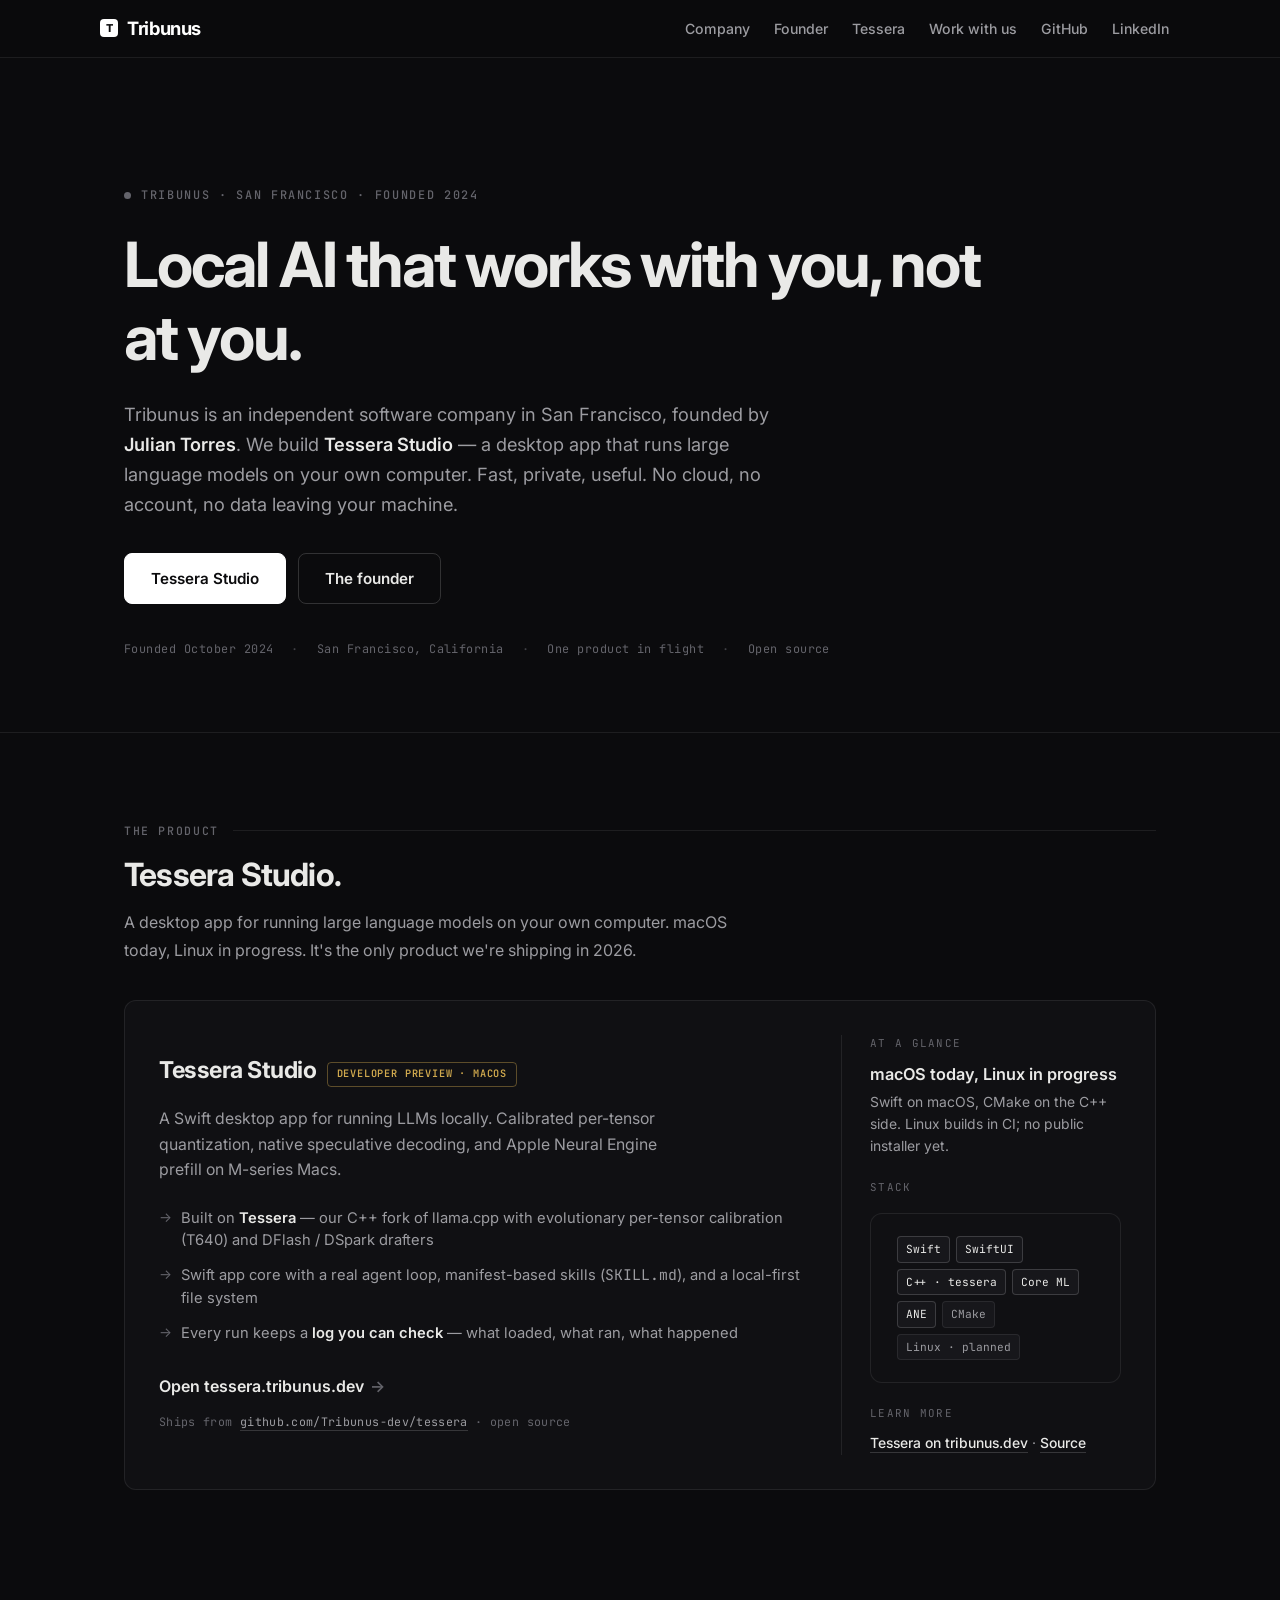
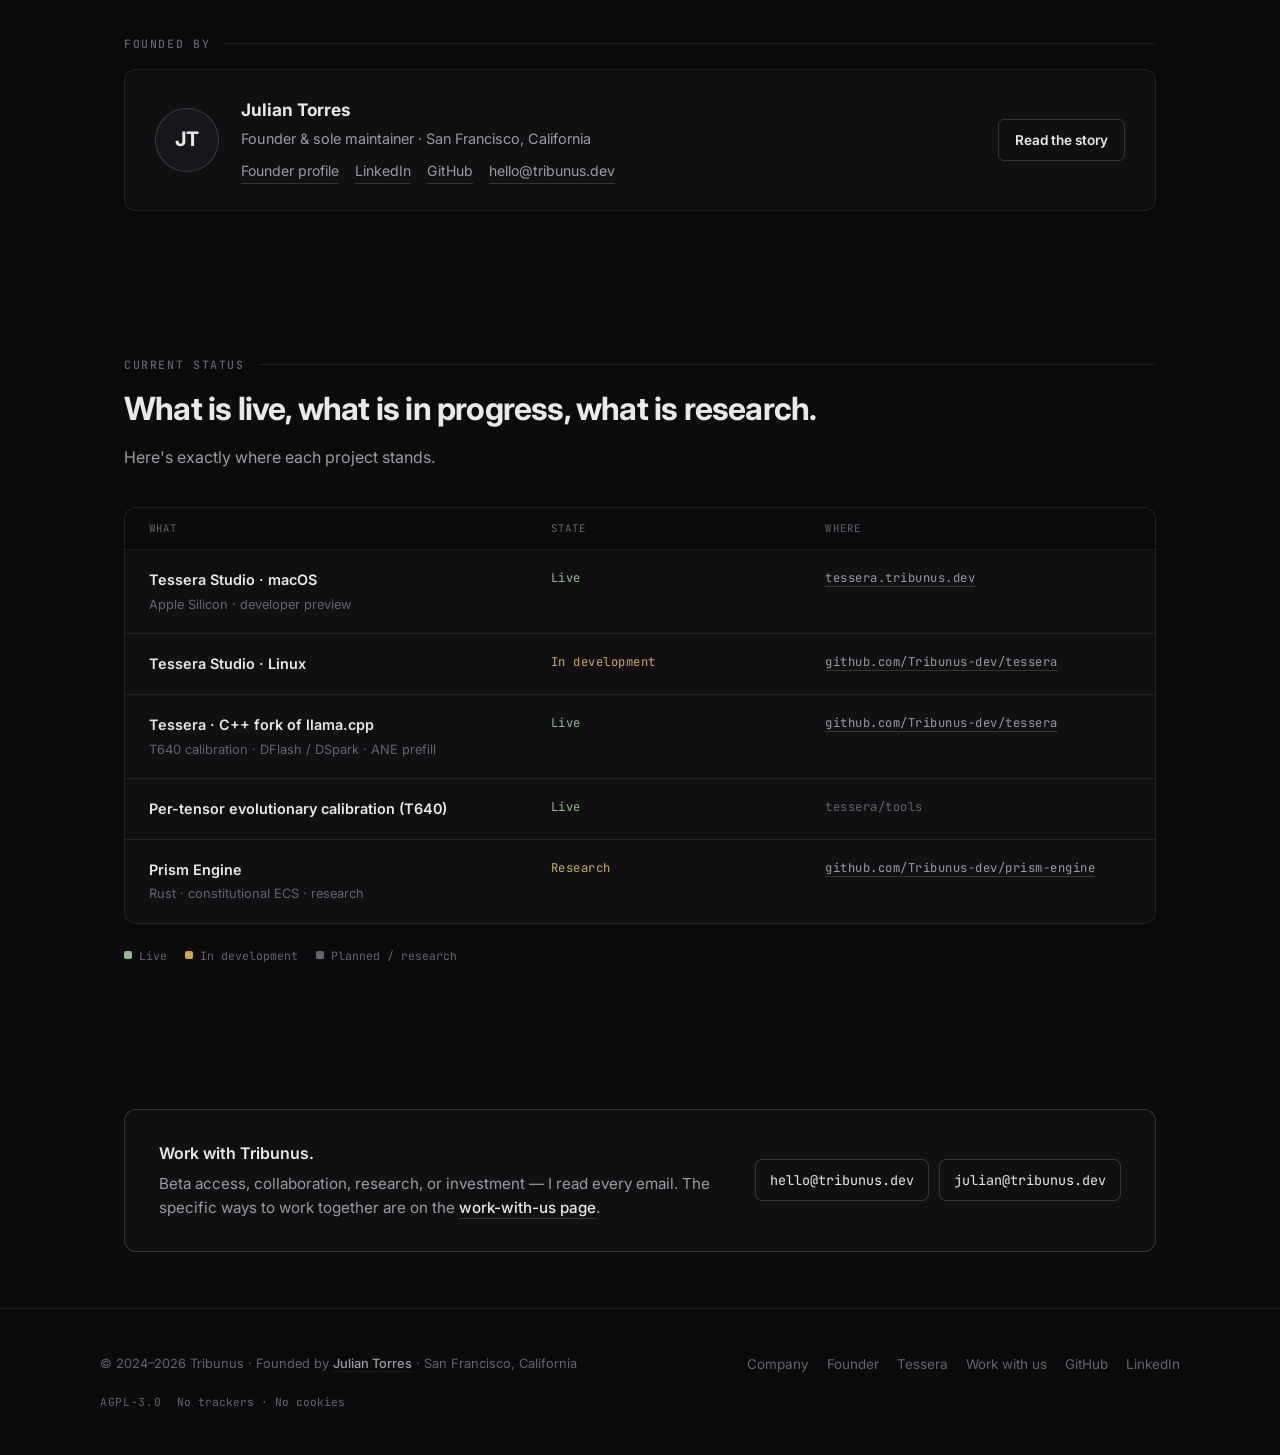
<file: index.html>
<!DOCTYPE html>
<html lang="en">
<head>
<meta charset="utf-8">
<meta name="viewport" content="width=device-width, initial-scale=1">
<title>Tribunus — AI that works with you, not at you</title>
<meta name="description" content="Tribunus is an independent software company in San Francisco, founded by Julian Torres. We build Tessera Studio — a desktop app that runs large language models on your own computer. Fast, private, useful.">
<meta name="theme-color" content="#0b0b0d">
<meta property="og:title" content="Tribunus — AI that works with you, not at you">
<meta property="og:description" content="Independent software company in San Francisco, founded by Julian Torres. Shipping Tessera Studio — a desktop app that runs large language models on your own computer.">
<meta property="og:type" content="website">
<meta property="og:url" content="https://tribunus.dev">
<meta name="twitter:card" content="summary_large_image">
<link rel="canonical" href="https://tribunus.dev">
<link rel="icon" type="image/svg+xml" href="data:image/svg+xml,%3Csvg xmlns='http://www.w3.org/2000/svg' viewBox='0 0 32 32'%3E%3Crect width='32' height='32' rx='6' fill='%230b0b0d'/%3E%3Cpath d='M9 8h14v4h-5v12h-4V12H9z' fill='%23ffffff'/%3E%3C/svg%3E">
<link rel="preconnect" href="https://fonts.googleapis.com">
<link rel="preconnect" href="https://fonts.gstatic.com" crossorigin>
<link href="https://fonts.googleapis.com/css2?family=Inter:wght@400;500;600;700;800&family=JetBrains+Mono:wght@400;500;600&display=swap" rel="stylesheet">
<link rel="stylesheet" href="/assets/site.css">
</head>
<body>

<nav>
  <a href="//tribunus.dev" class="nav-brand"><span class="mark">T</span>Tribunus</a>
  <ul class="nav-links">
    <li><a href="//tribunus.dev/company">Company</a></li>
    <li><a href="//tribunus.dev/founder">Founder</a></li>
    <li><a href="//tribunus.dev/tessera">Tessera</a></li>
    <li><a href="//tribunus.dev/looking-for">Work with us</a></li>
    <li><a href="https://github.com/Tribunus-dev">GitHub</a></li>
    <li><a href="https://www.linkedin.com/in/juliantorr-es">LinkedIn</a></li>
  </ul>
</nav>

<!-- ═══ hero ═══ -->
<header class="hero">
  <div class="wrap">
    <div class="eyebrow"><span class="dot"></span>Tribunus &middot; San Francisco &middot; founded 2024</div>
    <h1>Local AI that works with you, not at you.</h1>
    <p class="lede">Tribunus is an independent software company in San Francisco, founded by <strong>Julian Torres</strong>. We build <strong>Tessera Studio</strong> — a desktop app that runs large language models on your own computer. Fast, private, useful. No cloud, no account, no data leaving your machine.</p>
    <div class="btns">
      <a href="//tribunus.dev/tessera" class="btn btn-primary">Tessera Studio</a>
      <a href="//tribunus.dev/founder" class="btn btn-ghost">The founder</a>
    </div>
    <div class="meta-line">
      <span>Founded October 2024</span><span class="sep">·</span>
      <span>San Francisco, California</span><span class="sep">·</span>
      <span>One product in flight</span><span class="sep">·</span>
      <span>Open source</span>
    </div>
  </div>
</header>

<!-- ═══ the product ═══ -->
<section id="product">
  <div class="wrap">
    <div class="sec-head">The product</div>
    <h2 class="sec-title">Tessera Studio.</h2>
    <p class="sec-sub">A desktop app for running large language models on your own computer. macOS today, Linux in progress. It's the only product we're shipping in 2026.</p>

    <div class="product-card">
      <div class="left">
        <div class="badge-row">
          <h3 class="name">Tessera Studio</h3>
          <span class="badge dev">developer preview · macOS</span>
        </div>
        <p class="tagline">A Swift desktop app for running LLMs locally. Calibrated per-tensor quantization, native speculative decoding, and Apple Neural Engine prefill on M-series Macs.</p>
        <ul>
          <li>Built on <strong>Tessera</strong> — our C++ fork of llama.cpp with evolutionary per-tensor calibration (T640) and DFlash / DSpark drafters</li>
          <li>Swift app core with a real agent loop, manifest-based skills (<span class="mono">SKILL.md</span>), and a local-first file system</li>
          <li>Every run keeps a <strong>log you can check</strong> — what loaded, what ran, what happened</li>
        </ul>
        <a href="https://tessera.tribunus.dev" target="_blank" rel="noopener noreferrer" class="link-arrow">Open tessera.tribunus.dev</a>
        <div class="meta">Ships from <a href="https://github.com/Tribunus-dev/tessera" target="_blank" rel="noopener noreferrer">github.com/Tribunus-dev/tessera</a> · open source</div>
      </div>
      <div class="right">
        <div class="label">At a glance</div>
        <div class="big">macOS today, Linux in progress</div>
        <div class="small">Swift on macOS, CMake on the C++ side. Linux builds in CI; no public installer yet.</div>
        <div class="label" style="margin-top:22px">Stack</div>
        <div class="stack">
          <span class="live">Swift</span>
          <span class="live">SwiftUI</span>
          <span class="live">C++ · tessera</span>
          <span class="live">Core ML</span>
          <span class="live">ANE</span>
          <span>CMake</span>
          <span>Linux · planned</span>
        </div>
        <div class="label" style="margin-top:22px">Learn more</div>
        <div class="small"><a href="//tribunus.dev/tessera" class="link">Tessera on tribunus.dev</a> · <a href="https://github.com/Tribunus-dev/tessera" target="_blank" rel="noopener noreferrer" class="link">Source</a></div>
      </div>
    </div>
  </div>
</section>

<!-- ═══ founder ═══ -->
<section class="tight">
  <div class="wrap">
    <div class="sec-head">Founded by</div>
    <div class="founder-strip">
      <div class="avatar">JT</div>
      <div>
        <div class="name">Julian Torres</div>
        <div class="role">Founder &amp; sole maintainer · San Francisco, California</div>
        <div class="links">
          <a href="//tribunus.dev/founder">Founder profile</a>
          <a href="https://www.linkedin.com/in/juliantorr-es" target="_blank" rel="noopener noreferrer">LinkedIn</a>
          <a href="https://github.com/Tribunus-dev" target="_blank" rel="noopener noreferrer">GitHub</a>
          <a href="mailto:hello@tribunus.dev">hello@tribunus.dev</a>
        </div>
      </div>
      <div class="fs-cta">
        <a href="//tribunus.dev/founder" class="btn btn-ghost btn-sm">Read the story</a>
      </div>
    </div>
  </div>
</section>

<!-- ═══ current status ═══ -->
<section id="status">
  <div class="wrap">
    <div class="sec-head">Current status</div>
    <h2 class="sec-title">What is live, what is in progress, what is research.</h2>
    <p class="sec-sub">Here's exactly where each project stands.</p>

    <div class="status-table">
      <div class="status-row head">
        <div>What</div><div>State</div><div>Where</div>
      </div>
      <div class="status-row">
        <div class="what">Tessera Studio · macOS<span class="sub">Apple Silicon · developer preview</span></div>
        <div class="state live">Live</div>
        <div class="state"><a href="https://tessera.tribunus.dev" target="_blank" rel="noopener noreferrer">tessera.tribunus.dev</a></div>
      </div>
      <div class="status-row">
        <div class="what">Tessera Studio · Linux</div>
        <div class="state dev">In development</div>
        <div class="state"><a href="https://github.com/Tribunus-dev/tessera" target="_blank" rel="noopener noreferrer">github.com/Tribunus-dev/tessera</a></div>
      </div>
      <div class="status-row">
        <div class="what">Tessera · C++ fork of llama.cpp<span class="sub">T640 calibration · DFlash / DSpark · ANE prefill</span></div>
        <div class="state live">Live</div>
        <div class="state"><a href="https://github.com/Tribunus-dev/tessera" target="_blank" rel="noopener noreferrer">github.com/Tribunus-dev/tessera</a></div>
      </div>
      <div class="status-row">
        <div class="what">Per-tensor evolutionary calibration (T640)</div>
        <div class="state live">Live</div>
        <div class="state"><span class="mono">tessera/tools</span></div>
      </div>
      <div class="status-row">
        <div class="what">Prism Engine<span class="sub">Rust · constitutional ECS · research</span></div>
        <div class="state dev">Research</div>
        <div class="state"><a href="https://github.com/Tribunus-dev/prism-engine" target="_blank" rel="noopener noreferrer">github.com/Tribunus-dev/prism-engine</a></div>
      </div>
    </div>

    <div class="legend">
      <span><i class="live"></i>Live</span>
      <span><i class="dev"></i>In development</span>
      <span><i class="plan"></i>Planned / research</span>
    </div>
  </div>
</section>

<!-- ═══ contact ═══ -->
<section class="tight" id="contact">
  <div class="wrap">
    <div class="contact-strip">
      <div class="text">
        <strong>Work with Tribunus.</strong>
        <p>Beta access, collaboration, research, or investment — I read every email. The specific ways to work together are on the <a href="//tribunus.dev/looking-for" class="link">work-with-us page</a>.</p>
      </div>
      <div class="emails">
        <a href="mailto:hello@tribunus.dev">hello@tribunus.dev</a>
        <a href="mailto:julian@tribunus.dev">julian@tribunus.dev</a>
      </div>
    </div>
  </div>
</section>

<!-- ═══ footer ═══ -->
<footer>
  <div class="left">
    &copy; 2024&ndash;2026 Tribunus &middot; Founded by <a href="//tribunus.dev/founder">Julian Torres</a> &middot; San Francisco, California
  </div>
  <div class="mid">
    <a href="//tribunus.dev/company">Company</a>
    <a href="//tribunus.dev/founder">Founder</a>
    <a href="//tribunus.dev/tessera">Tessera</a>
    <a href="//tribunus.dev/looking-for">Work with us</a>
    <a href="https://github.com/Tribunus-dev" target="_blank" rel="noopener noreferrer">GitHub</a>
    <a href="https://www.linkedin.com/in/juliantorr-es" target="_blank" rel="noopener noreferrer">LinkedIn</a>
  </div>
  <div class="right">
    <span class="license">AGPL-3.0</span>
    <span class="privacy">No trackers · No cookies</span>
  </div>
</footer>

</body>
</html>
</file>
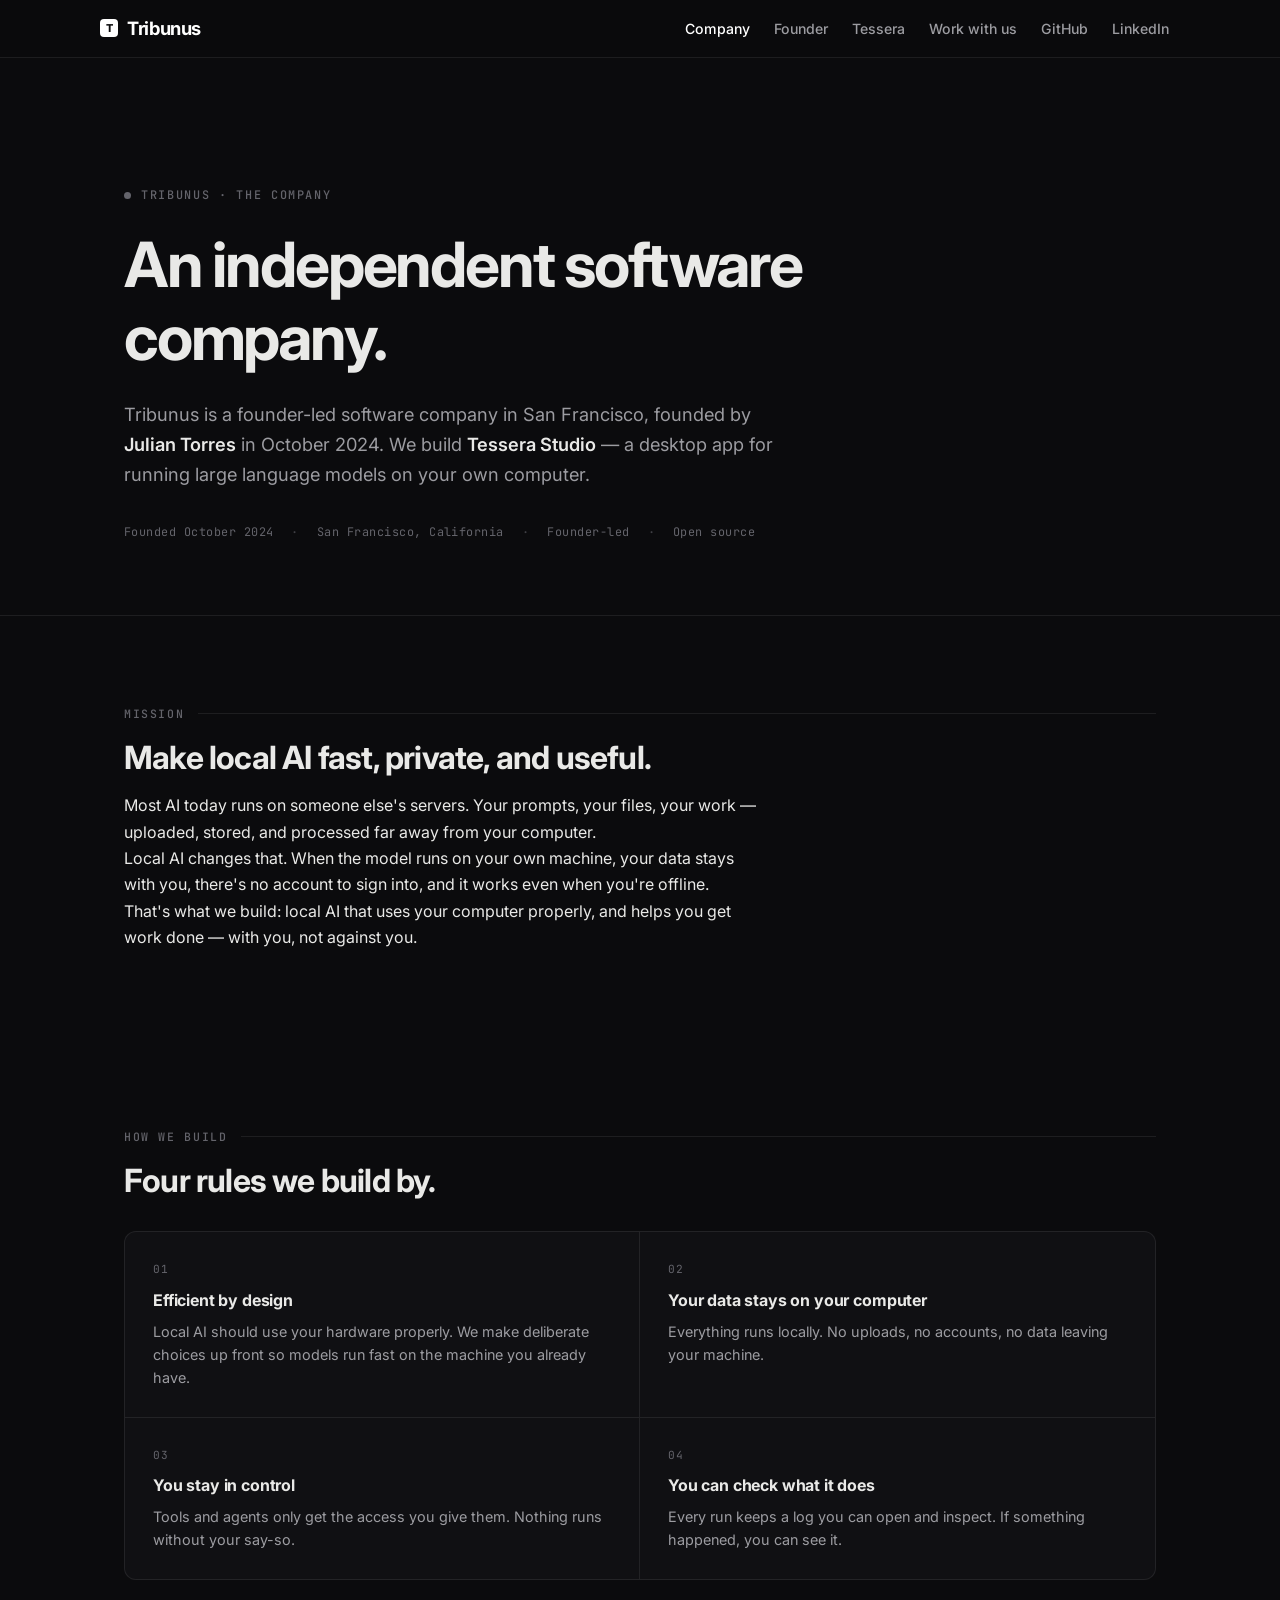
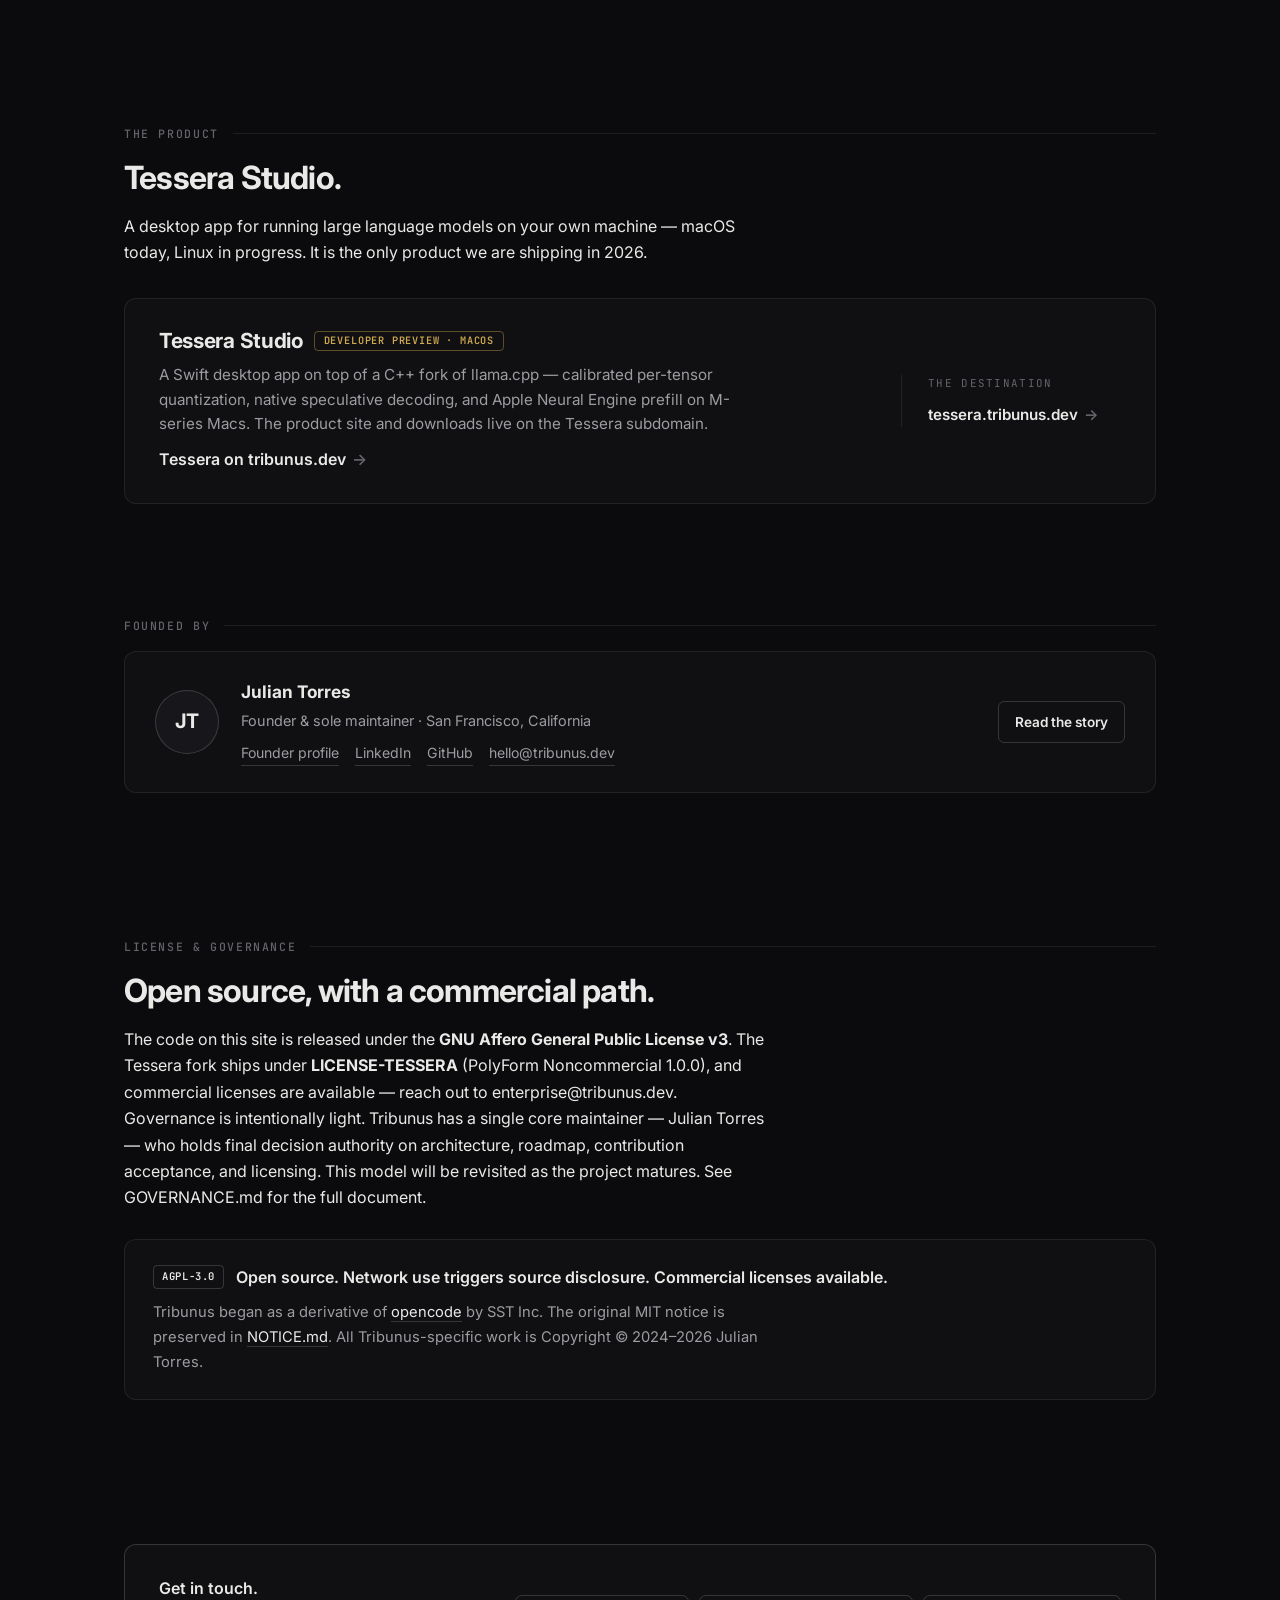
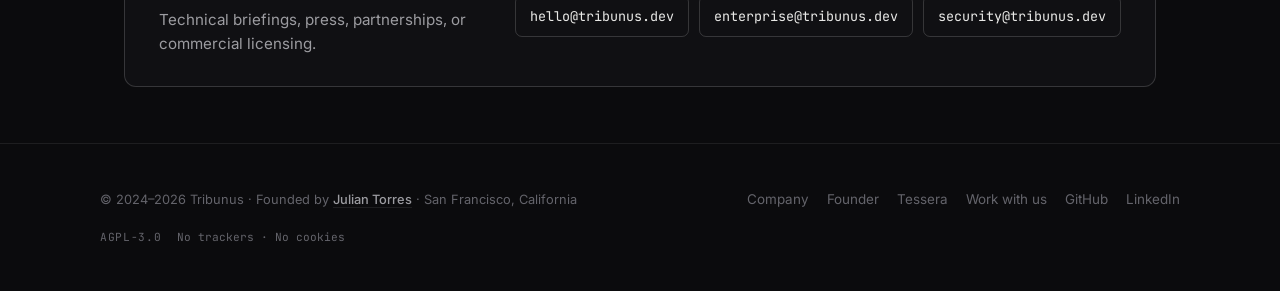
<file: company.html>
<!DOCTYPE html>
<html lang="en">
<head>
<meta charset="utf-8">
<meta name="viewport" content="width=device-width, initial-scale=1">
<title>Tribunus — The company</title>
<meta name="description" content="Tribunus is an independent, founder-led software company in San Francisco, founded by Julian Torres in October 2024. We build Tessera Studio — a desktop app that runs large language models on your own computer.">
<meta name="theme-color" content="#0b0b0d">
<meta property="og:title" content="Tribunus — The company">
<meta property="og:description" content="Independent, founder-led software company in San Francisco, founded by Julian Torres. Shipping Tessera Studio — a desktop app that runs large language models on your own computer.">
<meta property="og:type" content="website">
<meta property="og:url" content="https://tribunus.dev/company">
<meta name="twitter:card" content="summary_large_image">
<link rel="canonical" href="https://tribunus.dev/company">
<link rel="icon" type="image/svg+xml" href="data:image/svg+xml,%3Csvg xmlns='http://www.w3.org/2000/svg' viewBox='0 0 32 32'%3E%3Crect width='32' height='32' rx='6' fill='%230b0b0d'/%3E%3Cpath d='M9 8h14v4h-5v12h-4V12H9z' fill='%23ffffff'/%3E%3C/svg%3E">
<link rel="preconnect" href="https://fonts.googleapis.com">
<link rel="preconnect" href="https://fonts.gstatic.com" crossorigin>
<link href="https://fonts.googleapis.com/css2?family=Inter:wght@400;500;600;700;800&family=JetBrains+Mono:wght@400;500;600&display=swap" rel="stylesheet">
<link rel="stylesheet" href="/assets/site.css">
</head>
<body>

<nav>
  <a href="//tribunus.dev" class="nav-brand"><span class="mark">T</span>Tribunus</a>
  <ul class="nav-links">
    <li><a href="//tribunus.dev/company" class="active">Company</a></li>
    <li><a href="//tribunus.dev/founder">Founder</a></li>
    <li><a href="//tribunus.dev/tessera">Tessera</a></li>
    <li><a href="//tribunus.dev/looking-for">Work with us</a></li>
    <li><a href="https://github.com/Tribunus-dev">GitHub</a></li>
    <li><a href="https://www.linkedin.com/in/juliantorr-es">LinkedIn</a></li>
  </ul>
</nav>

<!-- ═══ hero ═══ -->
<header class="hero">
  <div class="wrap">
    <div class="eyebrow"><span class="dot"></span>Tribunus &middot; the company</div>
    <h1>An independent software company.</h1>
    <p class="lede">Tribunus is a founder-led software company in San Francisco, founded by <strong>Julian Torres</strong> in October 2024. We build <strong>Tessera Studio</strong> — a desktop app for running large language models on your own computer.</p>
    <div class="meta-line">
      <span>Founded October 2024</span><span class="sep">·</span>
      <span>San Francisco, California</span><span class="sep">·</span>
      <span>Founder-led</span><span class="sep">·</span>
      <span>Open source</span>
    </div>
  </div>
</header>

<!-- ═══ mission ═══ -->
<section>
  <div class="wrap">
    <div class="sec-head">Mission</div>
    <h2 class="sec-title">Make local AI fast, private, and useful.</h2>
    <div class="sec-body">
      <p>Most AI today runs on someone else's servers. Your prompts, your files, your work — uploaded, stored, and processed far away from your computer.</p>
      <p>Local AI changes that. When the model runs on your own machine, your data stays with you, there's no account to sign into, and it works even when you're offline.</p>
      <p>That's what we build: local AI that uses your computer properly, and helps you get work done — with you, not against you.</p>
    </div>
  </div>
</section>

<!-- ═══ how we build ═══ -->
<section>
  <div class="wrap">
    <div class="sec-head">How we build</div>
    <h2 class="sec-title">Four rules we build by.</h2>
    <div class="grid-2">
      <div class="cell">
        <div class="num">01</div>
        <h4>Efficient by design</h4>
        <p>Local AI should use your hardware properly. We make deliberate choices up front so models run fast on the machine you already have.</p>
      </div>
      <div class="cell">
        <div class="num">02</div>
        <h4>Your data stays on your computer</h4>
        <p>Everything runs locally. No uploads, no accounts, no data leaving your machine.</p>
      </div>
      <div class="cell">
        <div class="num">03</div>
        <h4>You stay in control</h4>
        <p>Tools and agents only get the access you give them. Nothing runs without your say-so.</p>
      </div>
      <div class="cell">
        <div class="num">04</div>
        <h4>You can check what it does</h4>
        <p>Every run keeps a log you can open and inspect. If something happened, you can see it.</p>
      </div>
    </div>
  </div>
</section>

<!-- ═══ the product ═══ -->
<section class="tight">
  <div class="wrap">
    <div class="sec-head">The product</div>
    <h2 class="sec-title">Tessera Studio.</h2>
    <p class="sec-body" style="margin-bottom:8px">A desktop app for running large language models on your own machine — macOS today, Linux in progress. It is the only product we are shipping in 2026.</p>

    <div class="shipping-card">
      <div>
        <h3>Tessera Studio <span class="badge dev">developer preview · macOS</span></h3>
        <p>A Swift desktop app on top of a C++ fork of llama.cpp — calibrated per-tensor quantization, native speculative decoding, and Apple Neural Engine prefill on M-series Macs. The product site and downloads live on the Tessera subdomain.</p>
        <a href="//tribunus.dev/tessera" class="link-arrow">Tessera on tribunus.dev</a>
      </div>
      <div class="right">
        <div class="label">The destination</div>
        <a href="https://tessera.tribunus.dev" target="_blank" rel="noopener noreferrer" class="link-arrow">tessera.tribunus.dev</a>
      </div>
    </div>
  </div>
</section>

<!-- ═══ founded by ═══ -->
<section class="tight">
  <div class="wrap">
    <div class="sec-head">Founded by</div>
    <div class="founder-strip">
      <div class="avatar">JT</div>
      <div>
        <div class="name">Julian Torres</div>
        <div class="role">Founder &amp; sole maintainer · San Francisco, California</div>
        <div class="links">
          <a href="//tribunus.dev/founder">Founder profile</a>
          <a href="https://www.linkedin.com/in/juliantorr-es" target="_blank" rel="noopener noreferrer">LinkedIn</a>
          <a href="https://github.com/Tribunus-dev" target="_blank" rel="noopener noreferrer">GitHub</a>
          <a href="mailto:hello@tribunus.dev">hello@tribunus.dev</a>
        </div>
      </div>
      <div class="fs-cta">
        <a href="//tribunus.dev/founder" class="btn btn-ghost btn-sm">Read the story</a>
      </div>
    </div>
  </div>
</section>

<!-- ═══ license ═══ -->
<section>
  <div class="wrap">
    <div class="sec-head">License &amp; governance</div>
    <h2 class="sec-title">Open source, with a commercial path.</h2>
    <div class="sec-body">
      <p>The code on this site is released under the <strong>GNU Affero General Public License v3</strong>. The Tessera fork ships under <strong>LICENSE-TESSERA</strong> (PolyForm Noncommercial 1.0.0), and commercial licenses are available — reach out to <a href="mailto:enterprise@tribunus.dev">enterprise@tribunus.dev</a>.</p>
      <p>Governance is intentionally light. Tribunus has a single core maintainer — Julian Torres — who holds final decision authority on architecture, roadmap, contribution acceptance, and licensing. This model will be revisited as the project matures. See <a href="https://github.com/Tribunus-dev/Tribunus/blob/main/GOVERNANCE.md" target="_blank" rel="noopener noreferrer">GOVERNANCE.md</a> for the full document.</p>
    </div>
    <div class="license-box">
      <div class="head">
        <span class="pill">AGPL-3.0</span>
        Open source. Network use triggers source disclosure. Commercial licenses available.
      </div>
      <p>Tribunus began as a derivative of <a href="https://github.com/sst/opencode" target="_blank" rel="noopener noreferrer">opencode</a> by SST Inc. The original MIT notice is preserved in <a href="https://github.com/Tribunus-dev/Tribunus/blob/main/NOTICE.md" target="_blank" rel="noopener noreferrer">NOTICE.md</a>. All Tribunus-specific work is Copyright &copy; 2024&ndash;2026 Julian Torres.</p>
    </div>
  </div>
</section>

<!-- ═══ contact ═══ -->
<section class="tight">
  <div class="wrap">
    <div class="contact-strip">
      <div class="text">
        <strong>Get in touch.</strong>
        <p>Technical briefings, press, partnerships, or commercial licensing.</p>
      </div>
      <div class="emails">
        <a href="mailto:hello@tribunus.dev">hello@tribunus.dev</a>
        <a href="mailto:enterprise@tribunus.dev">enterprise@tribunus.dev</a>
        <a href="mailto:security@tribunus.dev">security@tribunus.dev</a>
      </div>
    </div>
  </div>
</section>

<!-- ═══ footer ═══ -->
<footer>
  <div class="left">
    &copy; 2024&ndash;2026 Tribunus &middot; Founded by <a href="//tribunus.dev/founder">Julian Torres</a> &middot; San Francisco, California
  </div>
  <div class="mid">
    <a href="//tribunus.dev/company">Company</a>
    <a href="//tribunus.dev/founder">Founder</a>
    <a href="//tribunus.dev/tessera">Tessera</a>
    <a href="//tribunus.dev/looking-for">Work with us</a>
    <a href="https://github.com/Tribunus-dev" target="_blank" rel="noopener noreferrer">GitHub</a>
    <a href="https://www.linkedin.com/in/juliantorr-es" target="_blank" rel="noopener noreferrer">LinkedIn</a>
  </div>
  <div class="right">
    <span class="license">AGPL-3.0</span>
    <span class="privacy">No trackers · No cookies</span>
  </div>
</footer>

</body>
</html>
</file>
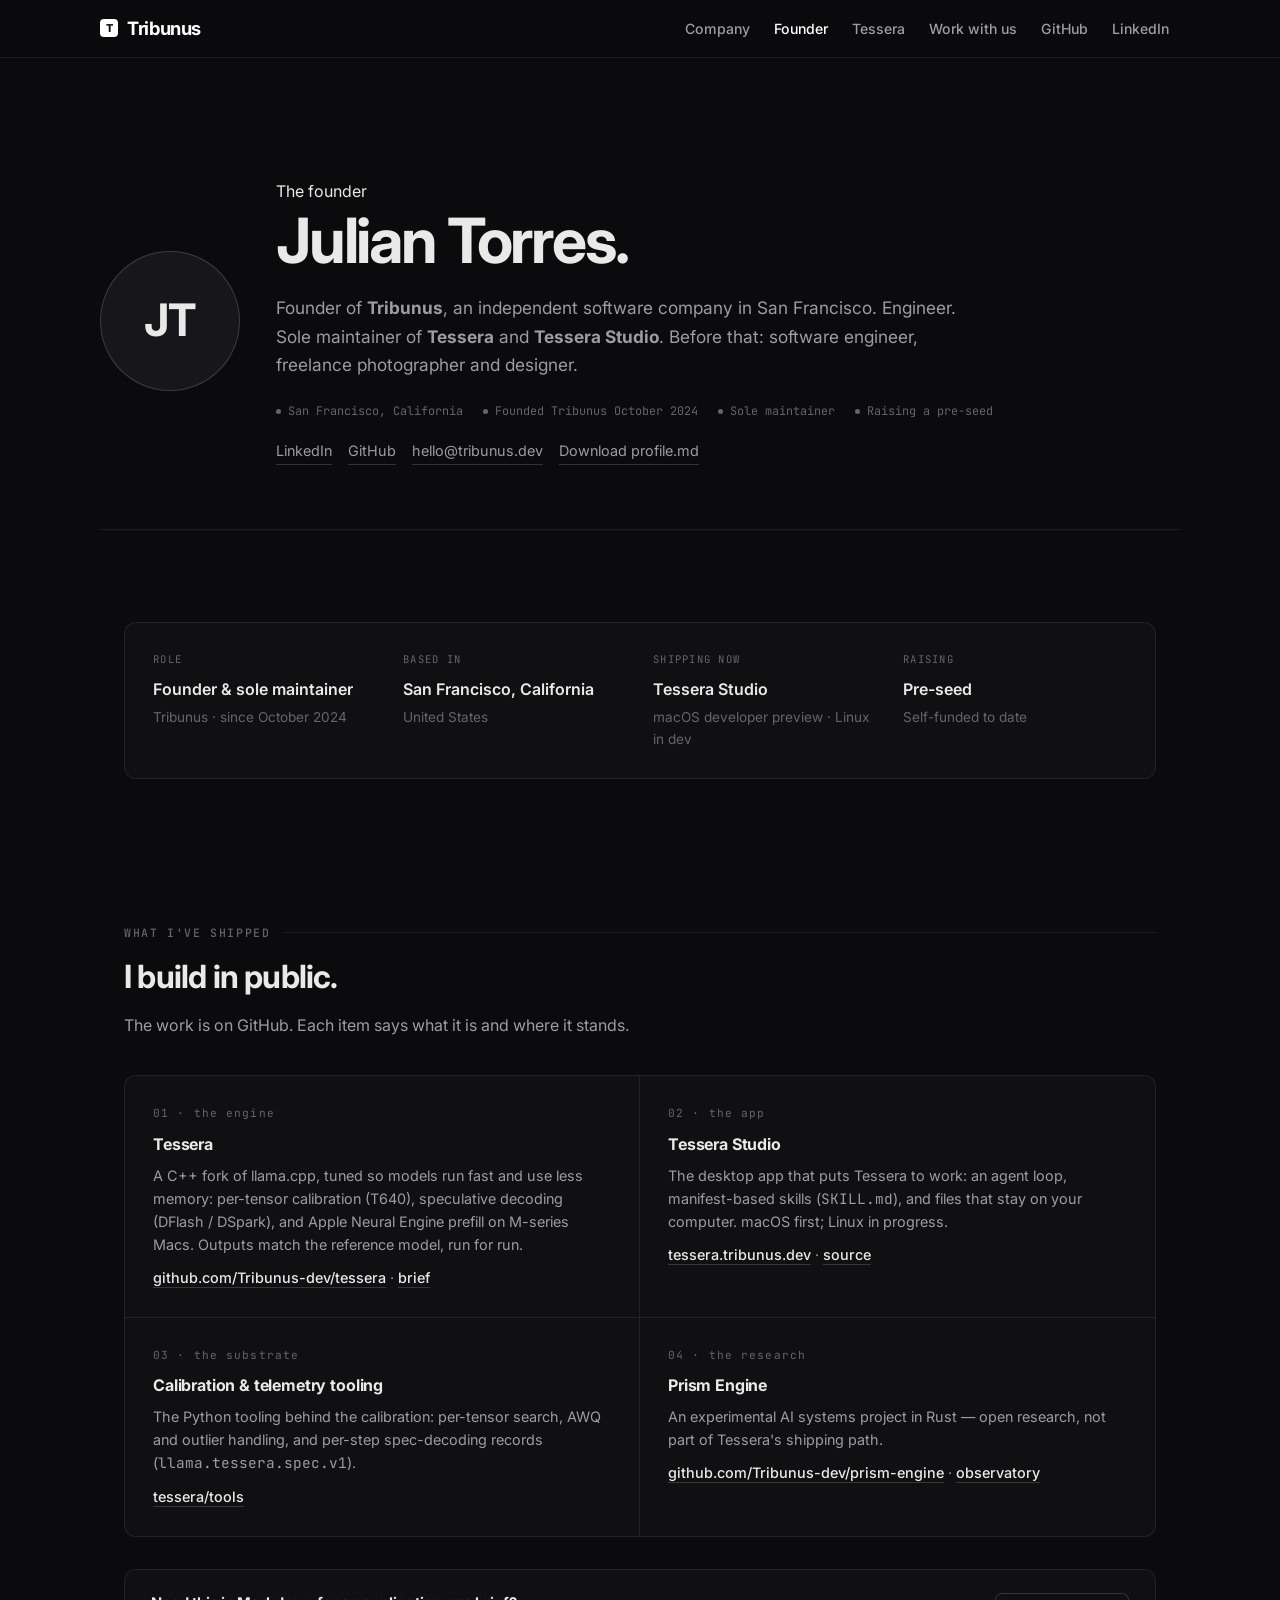
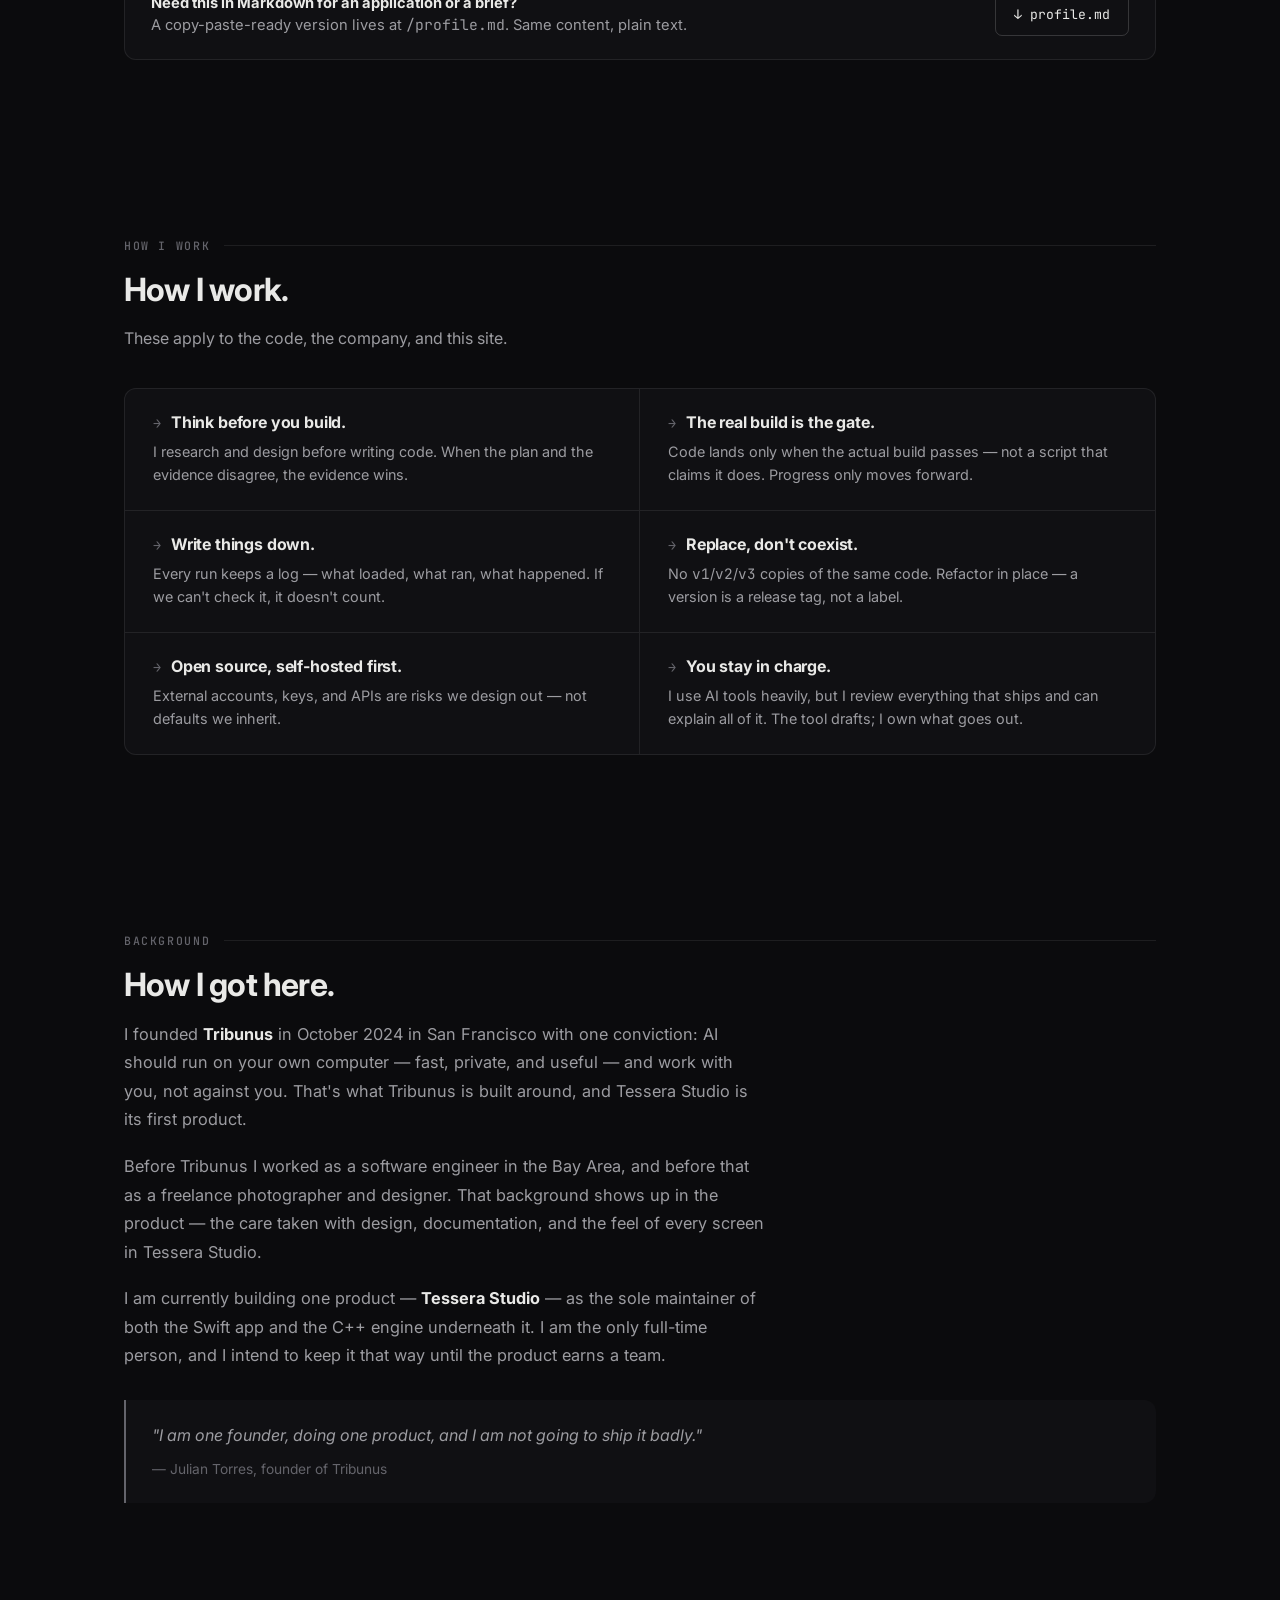
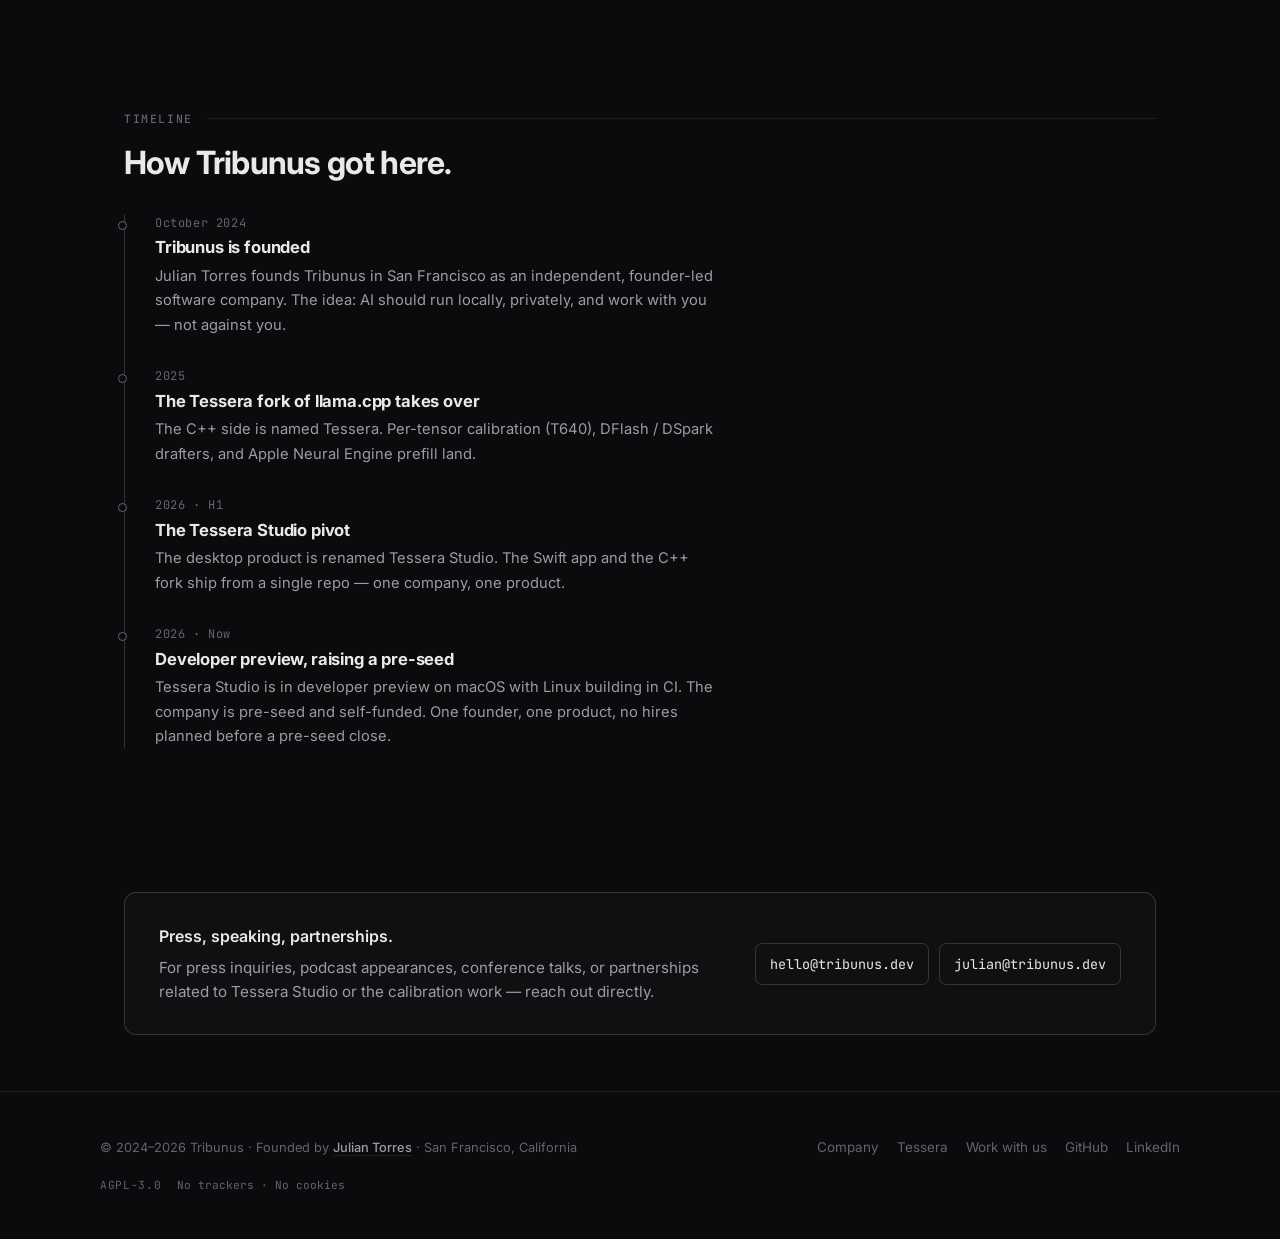
<file: founder.html>
<!DOCTYPE html>
<html lang="en">
<head>
<meta charset="utf-8">
<meta name="viewport" content="width=device-width, initial-scale=1">
<title>Julian Torres — founder of Tribunus</title>
<meta name="description" content="Julian Torres is the founder of Tribunus, an independent software company in San Francisco. Engineer. Sole maintainer of Tessera (a C++ fork of llama.cpp) and Tessera Studio (a Swift desktop app for running LLMs locally). Founded Tribunus in October 2024.">
<meta name="theme-color" content="#0b0b0d">
<meta property="og:title" content="Julian Torres — founder of Tribunus">
<meta property="og:description" content="Founder of Tribunus. Engineer, sole maintainer of Tessera and Tessera Studio. San Francisco.">
<meta property="og:type" content="profile">
<meta property="og:url" content="https://tribunus.dev/founder">
<link rel="canonical" href="https://tribunus.dev/founder">
<link rel="icon" type="image/svg+xml" href="data:image/svg+xml,%3Csvg xmlns='http://www.w3.org/2000/svg' viewBox='0 0 32 32'%3E%3Crect width='32' height='32' rx='6' fill='%230b0b0d'/%3E%3Cpath d='M9 8h14v4h-5v12h-4V12H9z' fill='%23ffffff'/%3E%3C/svg%3E">
<link rel="preconnect" href="https://fonts.googleapis.com">
<link rel="preconnect" href="https://fonts.gstatic.com" crossorigin>
<link href="https://fonts.googleapis.com/css2?family=Inter:wght@400;500;600;700;800&family=JetBrains+Mono:wght@400;500;600&display=swap" rel="stylesheet">
<link rel="stylesheet" href="/assets/site.css">
</head>
<body>

<nav>
  <a href="//tribunus.dev" class="nav-brand"><span class="mark">T</span>Tribunus</a>
  <ul class="nav-links">
    <li><a href="//tribunus.dev/company">Company</a></li>
    <li><a href="//tribunus.dev/founder" class="active">Founder</a></li>
    <li><a href="//tribunus.dev/tessera">Tessera</a></li>
    <li><a href="//tribunus.dev/looking-for">Work with us</a></li>
    <li><a href="https://github.com/Tribunus-dev">GitHub</a></li>
    <li><a href="https://www.linkedin.com/in/juliantorr-es">LinkedIn</a></li>
  </ul>
</nav>

<!-- ═══ hero ═══ -->
<header class="founder-hero wrap">
  <div class="avatar">JT</div>
  <div>
    <div class="eyebrow">The founder</div>
    <h1>Julian Torres.</h1>
    <p class="lede">Founder of <strong>Tribunus</strong>, an independent software company in San Francisco. Engineer. Sole maintainer of <strong>Tessera</strong> and <strong>Tessera Studio</strong>. Before that: software engineer, freelance photographer and designer.</p>
    <div class="meta">
      <span>San Francisco, California</span>
      <span>Founded Tribunus October 2024</span>
      <span>Sole maintainer</span>
      <span>Raising a pre-seed</span>
    </div>
    <div class="social">
      <a href="https://www.linkedin.com/in/juliantorr-es" target="_blank" rel="noopener noreferrer">LinkedIn</a>
      <a href="https://github.com/Tribunus-dev" target="_blank" rel="noopener noreferrer">GitHub</a>
      <a href="mailto:hello@tribunus.dev">hello@tribunus.dev</a>
      <a href="//tribunus.dev/profile.md" download="Julian-Torres-founder-profile.md">Download profile.md</a>
    </div>
  </div>
</header>

<!-- ═══ TL;DR ═══ -->
<section class="tight">
  <div class="wrap">
    <div class="tldr">
      <div>
        <div class="label">Role</div>
        <div class="val">Founder &amp; sole maintainer</div>
        <div class="sub">Tribunus · since October 2024</div>
      </div>
      <div>
        <div class="label">Based in</div>
        <div class="val">San Francisco, California</div>
        <div class="sub">United States</div>
      </div>
      <div>
        <div class="label">Shipping now</div>
        <div class="val">Tessera Studio</div>
        <div class="sub">macOS developer preview · Linux in dev</div>
      </div>
      <div>
        <div class="label">Raising</div>
        <div class="val">Pre-seed</div>
        <div class="sub">Self-funded to date</div>
      </div>
    </div>
  </div>
</section>

<!-- ═══ what I've shipped ═══ -->
<section>
  <div class="wrap">
    <div class="sec-head">What I've shipped</div>
    <h2 class="sec-title">I build in public.</h2>
    <p class="sec-sub">The work is on GitHub. Each item says what it is and where it stands.</p>

    <div class="grid-2">
      <div class="cell">
        <div class="num">01 · the engine</div>
        <h4>Tessera</h4>
        <p>A C++ fork of llama.cpp, tuned so models run fast and use less memory: per-tensor calibration (T640), speculative decoding (DFlash / DSpark), and Apple Neural Engine prefill on M-series Macs. Outputs match the reference model, run for run.</p>
        <p style="margin-top:10px"><a href="https://github.com/Tribunus-dev/tessera" target="_blank" rel="noopener noreferrer" class="link">github.com/Tribunus-dev/tessera</a> · <a href="//tribunus.dev/tessera" class="link">brief</a></p>
      </div>
      <div class="cell">
        <div class="num">02 · the app</div>
        <h4>Tessera Studio</h4>
        <p>The desktop app that puts Tessera to work: an agent loop, manifest-based skills (<span class="mono">SKILL.md</span>), and files that stay on your computer. macOS first; Linux in progress.</p>
        <p style="margin-top:10px"><a href="https://tessera.tribunus.dev" target="_blank" rel="noopener noreferrer" class="link">tessera.tribunus.dev</a> · <a href="https://github.com/Tribunus-dev/tessera" target="_blank" rel="noopener noreferrer" class="link">source</a></p>
      </div>
      <div class="cell">
        <div class="num">03 · the substrate</div>
        <h4>Calibration &amp; telemetry tooling</h4>
        <p>The Python tooling behind the calibration: per-tensor search, AWQ and outlier handling, and per-step spec-decoding records (<span class="mono">llama.tessera.spec.v1</span>).</p>
        <p style="margin-top:10px"><a href="https://github.com/Tribunus-dev/tessera" target="_blank" rel="noopener noreferrer" class="link">tessera/tools</a></p>
      </div>
      <div class="cell">
        <div class="num">04 · the research</div>
        <h4>Prism Engine</h4>
        <p>An experimental AI systems project in Rust — open research, not part of Tessera's shipping path.</p>
        <p style="margin-top:10px"><a href="https://github.com/Tribunus-dev/prism-engine" target="_blank" rel="noopener noreferrer" class="link">github.com/Tribunus-dev/prism-engine</a> · <a href="https://prism-engine.tribunus.dev" target="_blank" rel="noopener noreferrer" class="link">observatory</a></p>
      </div>
    </div>

    <div class="download">
      <div class="text">
        <strong>Need this in Markdown for an application or a brief?</strong><br>
        A copy-paste-ready version lives at <span class="mono">/profile.md</span>. Same content, plain text.
      </div>
      <a href="//tribunus.dev/profile.md" class="btn-mono" download="Julian-Torres-founder-profile.md">↓ profile.md</a>
    </div>
  </div>
</section>

<!-- ═══ how I work ═══ -->
<section>
  <div class="wrap">
    <div class="sec-head">How I work</div>
    <h2 class="sec-title">How I work.</h2>
    <p class="sec-sub">These apply to the code, the company, and this site.</p>

    <div class="principles">
      <div class="principle">
        <h4><span class="arrow">→</span> Think before you build.</h4>
        <p>I research and design before writing code. When the plan and the evidence disagree, the evidence wins.</p>
      </div>
      <div class="principle">
        <h4><span class="arrow">→</span> The real build is the gate.</h4>
        <p>Code lands only when the actual build passes — not a script that claims it does. Progress only moves forward.</p>
      </div>
      <div class="principle">
        <h4><span class="arrow">→</span> Write things down.</h4>
        <p>Every run keeps a log — what loaded, what ran, what happened. If we can't check it, it doesn't count.</p>
      </div>
      <div class="principle">
        <h4><span class="arrow">→</span> Replace, don't coexist.</h4>
        <p>No <span class="mono">v1</span>/<span class="mono">v2</span>/<span class="mono">v3</span> copies of the same code. Refactor in place — a version is a release tag, not a label.</p>
      </div>
      <div class="principle">
        <h4><span class="arrow">→</span> Open source, self-hosted first.</h4>
        <p>External accounts, keys, and APIs are risks we design out — not defaults we inherit.</p>
      </div>
      <div class="principle">
        <h4><span class="arrow">→</span> You stay in charge.</h4>
        <p>I use AI tools heavily, but I review everything that ships and can explain all of it. The tool drafts; I own what goes out.</p>
      </div>
    </div>
  </div>
</section>

<!-- ═══ bio ═══ -->
<section>
  <div class="wrap bio">
    <div class="sec-head">Background</div>
    <h2 class="sec-title">How I got here.</h2>

    <p>I founded <strong>Tribunus</strong> in October 2024 in San Francisco with one conviction: AI should run on your own computer — fast, private, and useful — and work with you, not against you. That's what Tribunus is built around, and Tessera Studio is its first product.</p>

    <p>Before Tribunus I worked as a software engineer in the Bay Area, and before that as a freelance photographer and designer. That background shows up in the product — the care taken with design, documentation, and the feel of every screen in Tessera Studio.</p>

    <p>I am currently building one product — <strong>Tessera Studio</strong> — as the sole maintainer of both the Swift app and the C++ engine underneath it. I am the only full-time person, and I intend to keep it that way until the product earns a team.</p>

    <blockquote>
      "I am one founder, doing one product, and I am not going to ship it badly."
      <cite>— Julian Torres, founder of Tribunus</cite>
    </blockquote>
  </div>
</section>

<!-- ═══ timeline ═══ -->
<section>
  <div class="wrap">
    <div class="sec-head">Timeline</div>
    <h2 class="sec-title">How Tribunus got here.</h2>
    <div class="timeline">
      <div class="item">
        <div class="when">October 2024</div>
        <h4>Tribunus is founded</h4>
        <p>Julian Torres founds Tribunus in San Francisco as an independent, founder-led software company. The idea: AI should run locally, privately, and work with you — not against you.</p>
      </div>
      <div class="item">
        <div class="when">2025</div>
        <h4>The Tessera fork of llama.cpp takes over</h4>
        <p>The C++ side is named Tessera. Per-tensor calibration (T640), DFlash / DSpark drafters, and Apple Neural Engine prefill land.</p>
      </div>
      <div class="item">
        <div class="when">2026 · H1</div>
        <h4>The Tessera Studio pivot</h4>
        <p>The desktop product is renamed Tessera Studio. The Swift app and the C++ fork ship from a single repo — one company, one product.</p>
      </div>
      <div class="item">
        <div class="when">2026 · Now</div>
        <h4>Developer preview, raising a pre-seed</h4>
        <p>Tessera Studio is in developer preview on macOS with Linux building in CI. The company is pre-seed and self-funded. One founder, one product, no hires planned before a pre-seed close.</p>
      </div>
    </div>
  </div>
</section>

<!-- ═══ press / contact ═══ -->
<section class="tight">
  <div class="wrap">
    <div class="contact-strip">
      <div class="text">
        <strong>Press, speaking, partnerships.</strong>
        <p>For press inquiries, podcast appearances, conference talks, or partnerships related to Tessera Studio or the calibration work — reach out directly.</p>
      </div>
      <div class="emails">
        <a href="mailto:hello@tribunus.dev">hello@tribunus.dev</a>
        <a href="mailto:julian@tribunus.dev">julian@tribunus.dev</a>
      </div>
    </div>
  </div>
</section>

<!-- ═══ footer ═══ -->
<footer>
  <div class="left">
    &copy; 2024&ndash;2026 Tribunus &middot; Founded by <a href="//tribunus.dev/founder">Julian Torres</a> &middot; San Francisco, California
  </div>
  <div class="mid">
    <a href="//tribunus.dev/company">Company</a>
    <a href="//tribunus.dev/tessera">Tessera</a>
    <a href="//tribunus.dev/looking-for">Work with us</a>
    <a href="https://github.com/Tribunus-dev" target="_blank" rel="noopener noreferrer">GitHub</a>
    <a href="https://www.linkedin.com/in/juliantorr-es" target="_blank" rel="noopener noreferrer">LinkedIn</a>
  </div>
  <div class="right">
    <span class="license">AGPL-3.0</span>
    <span class="privacy">No trackers · No cookies</span>
  </div>
</footer>

</body>
</html>
</file>
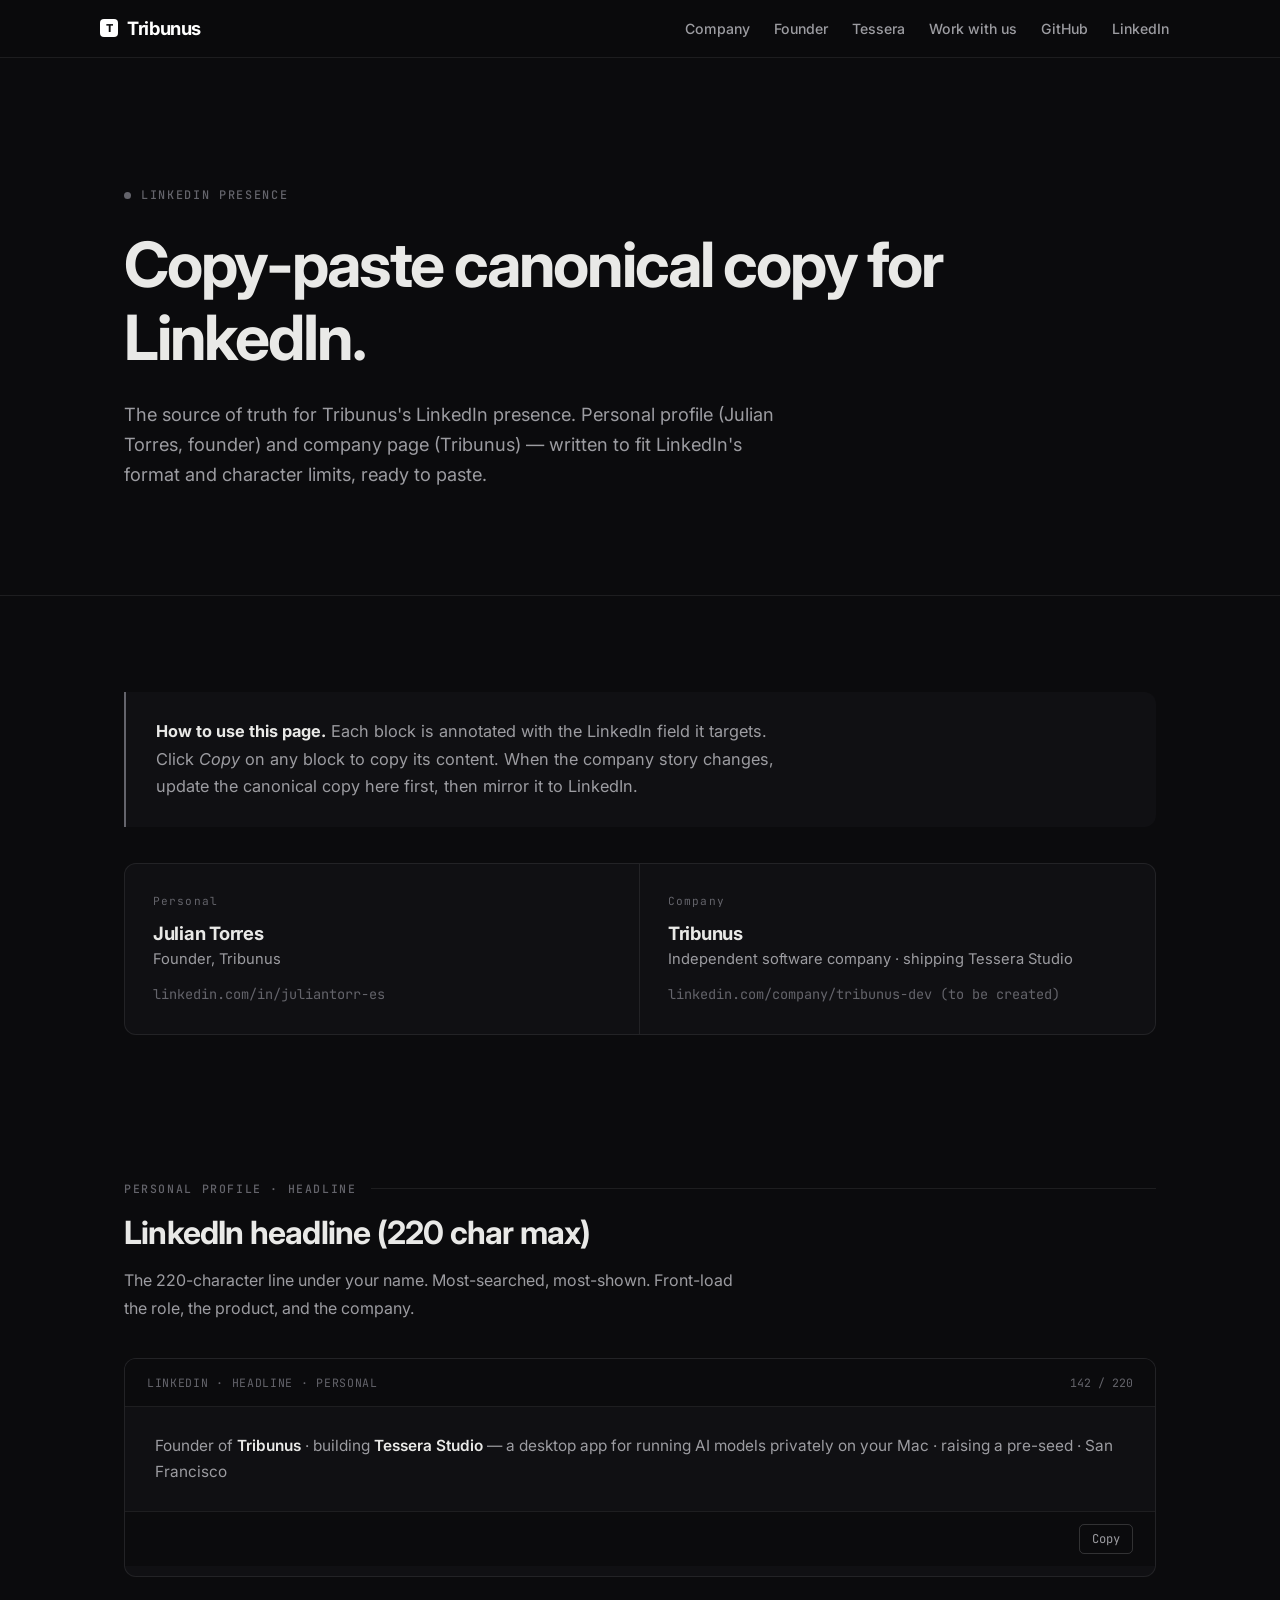
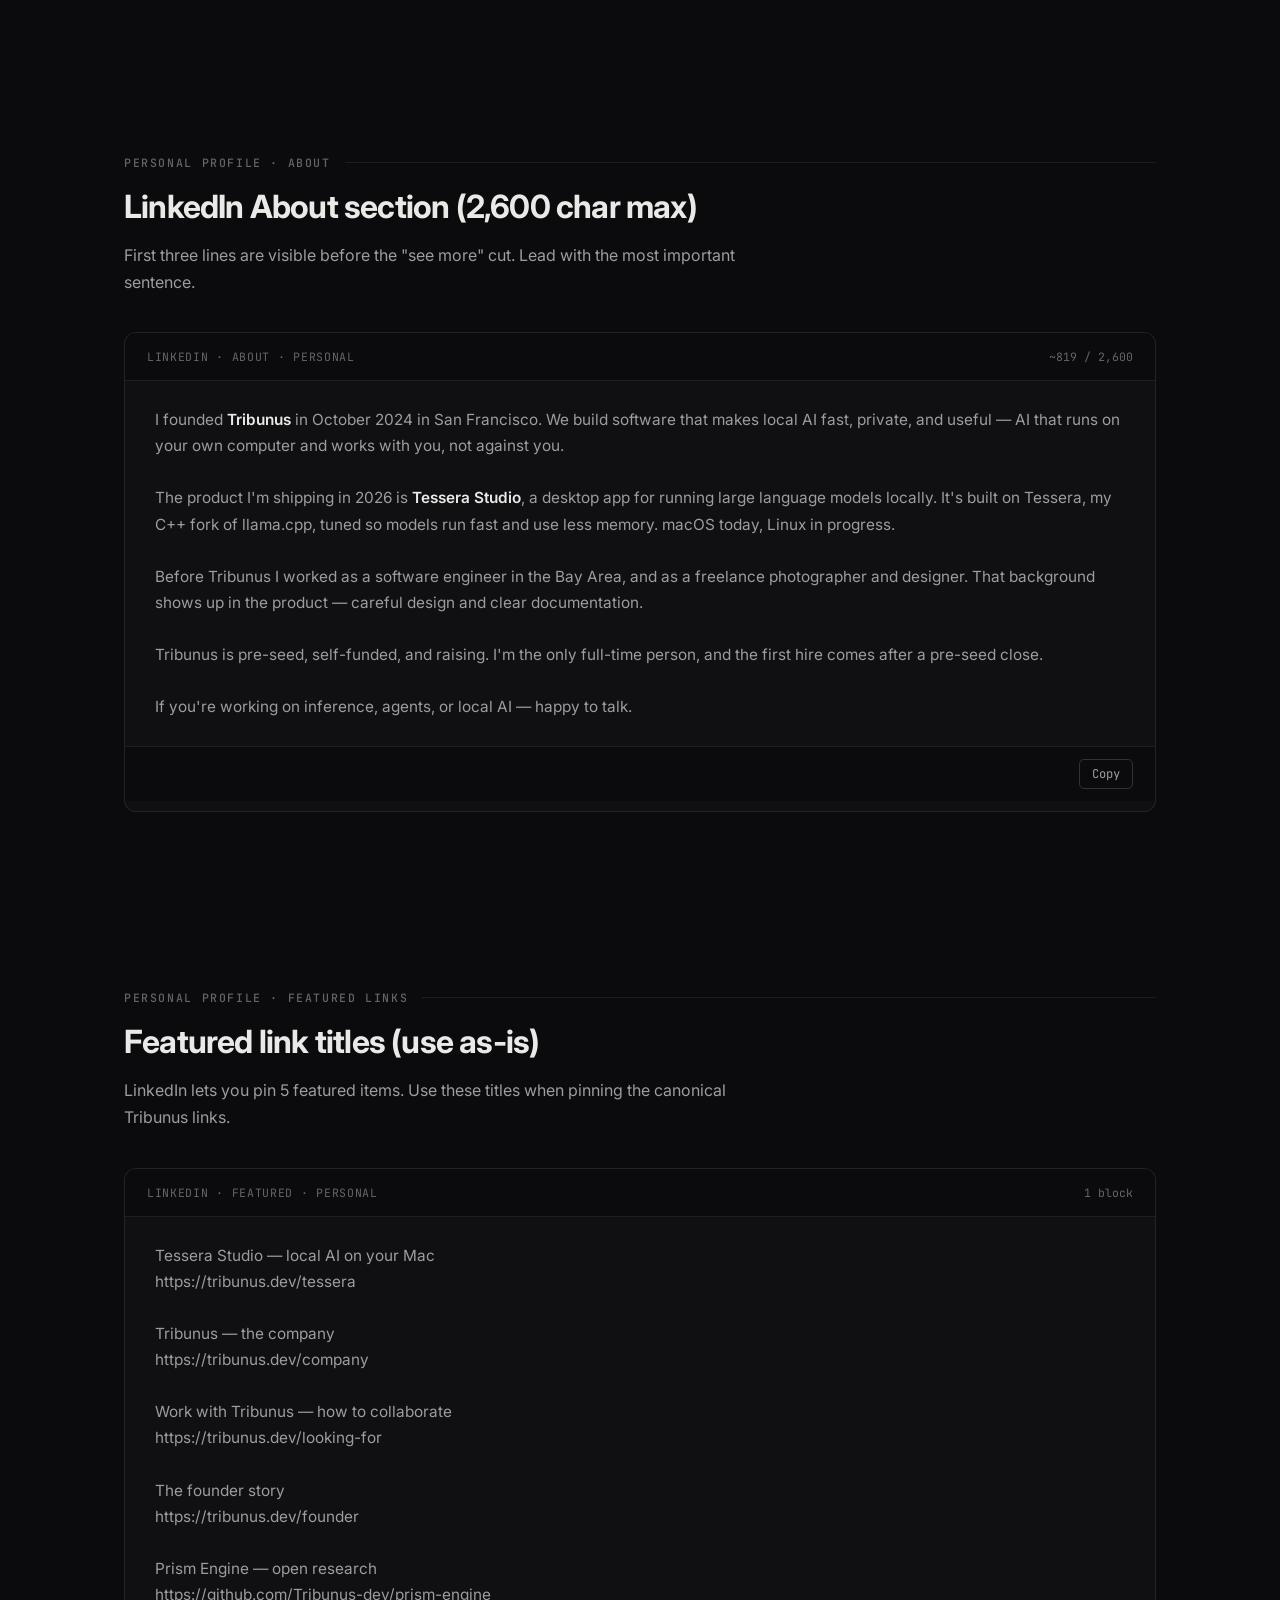
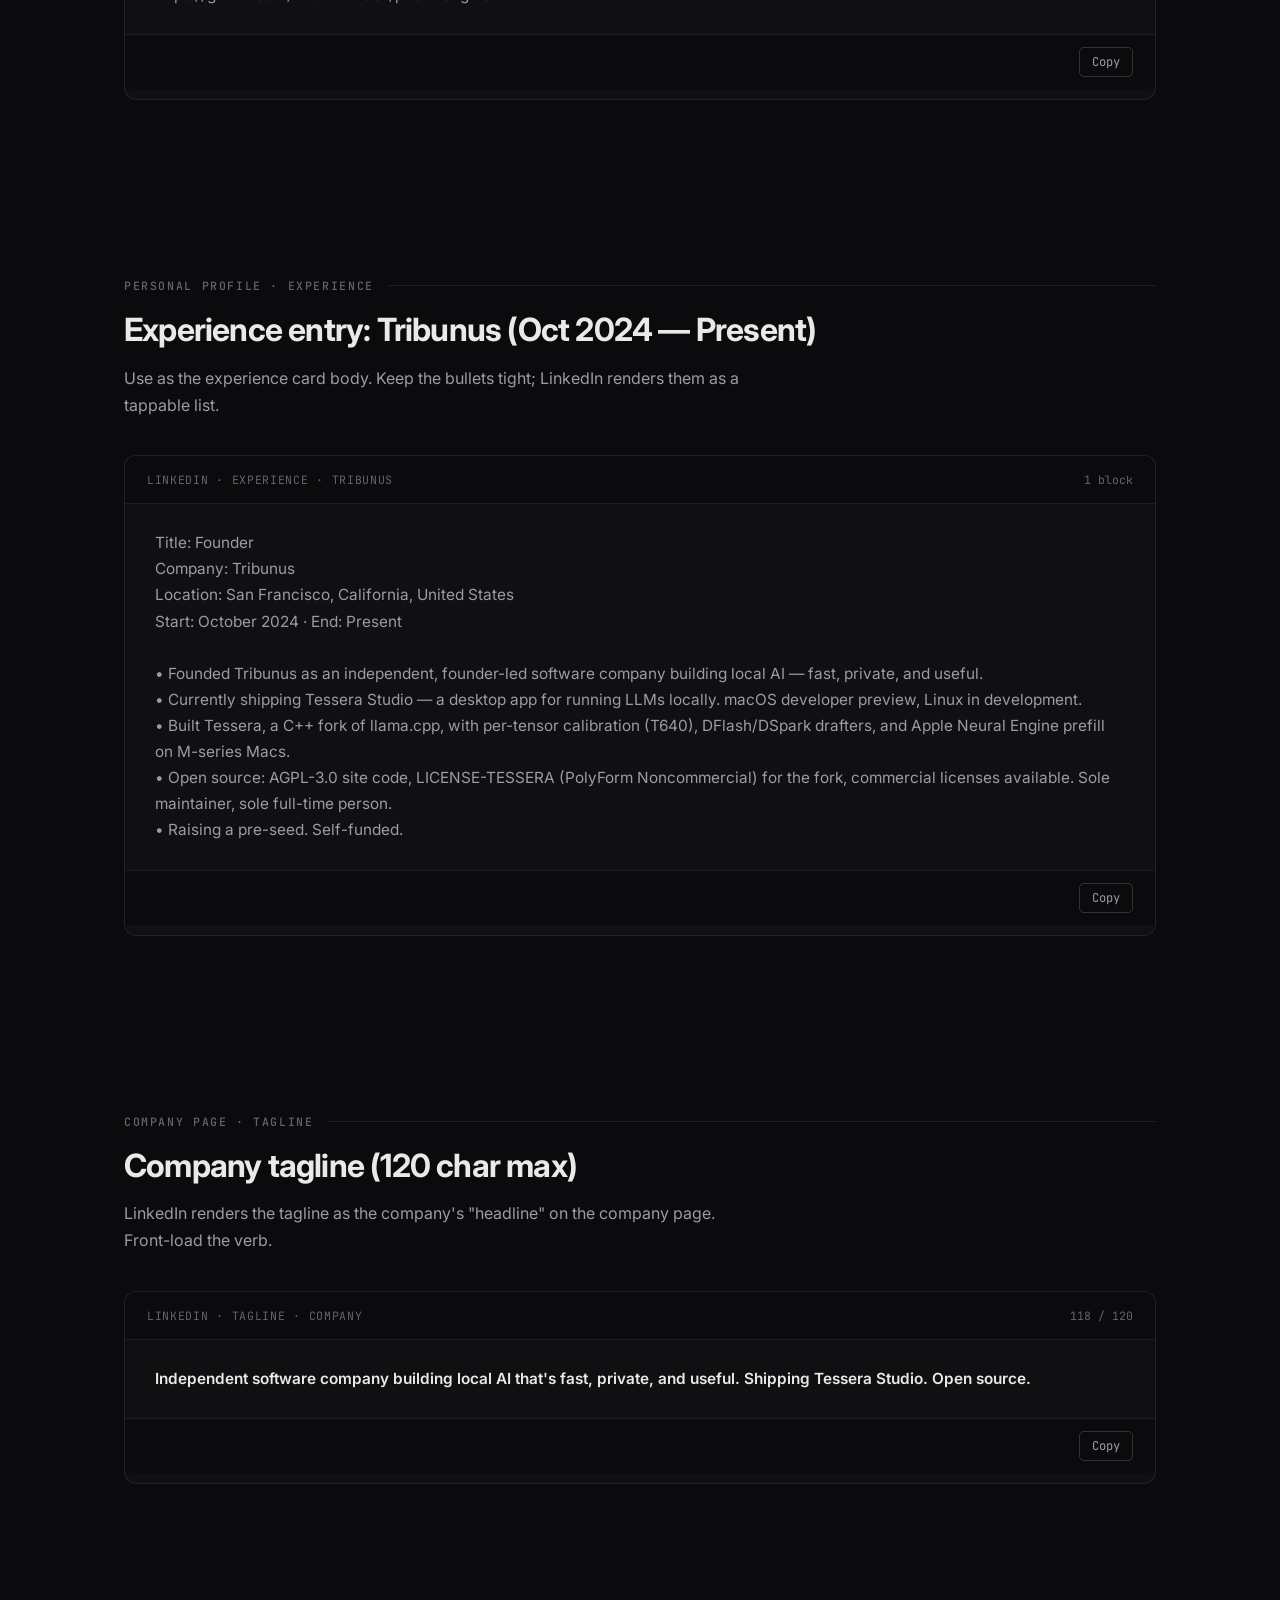
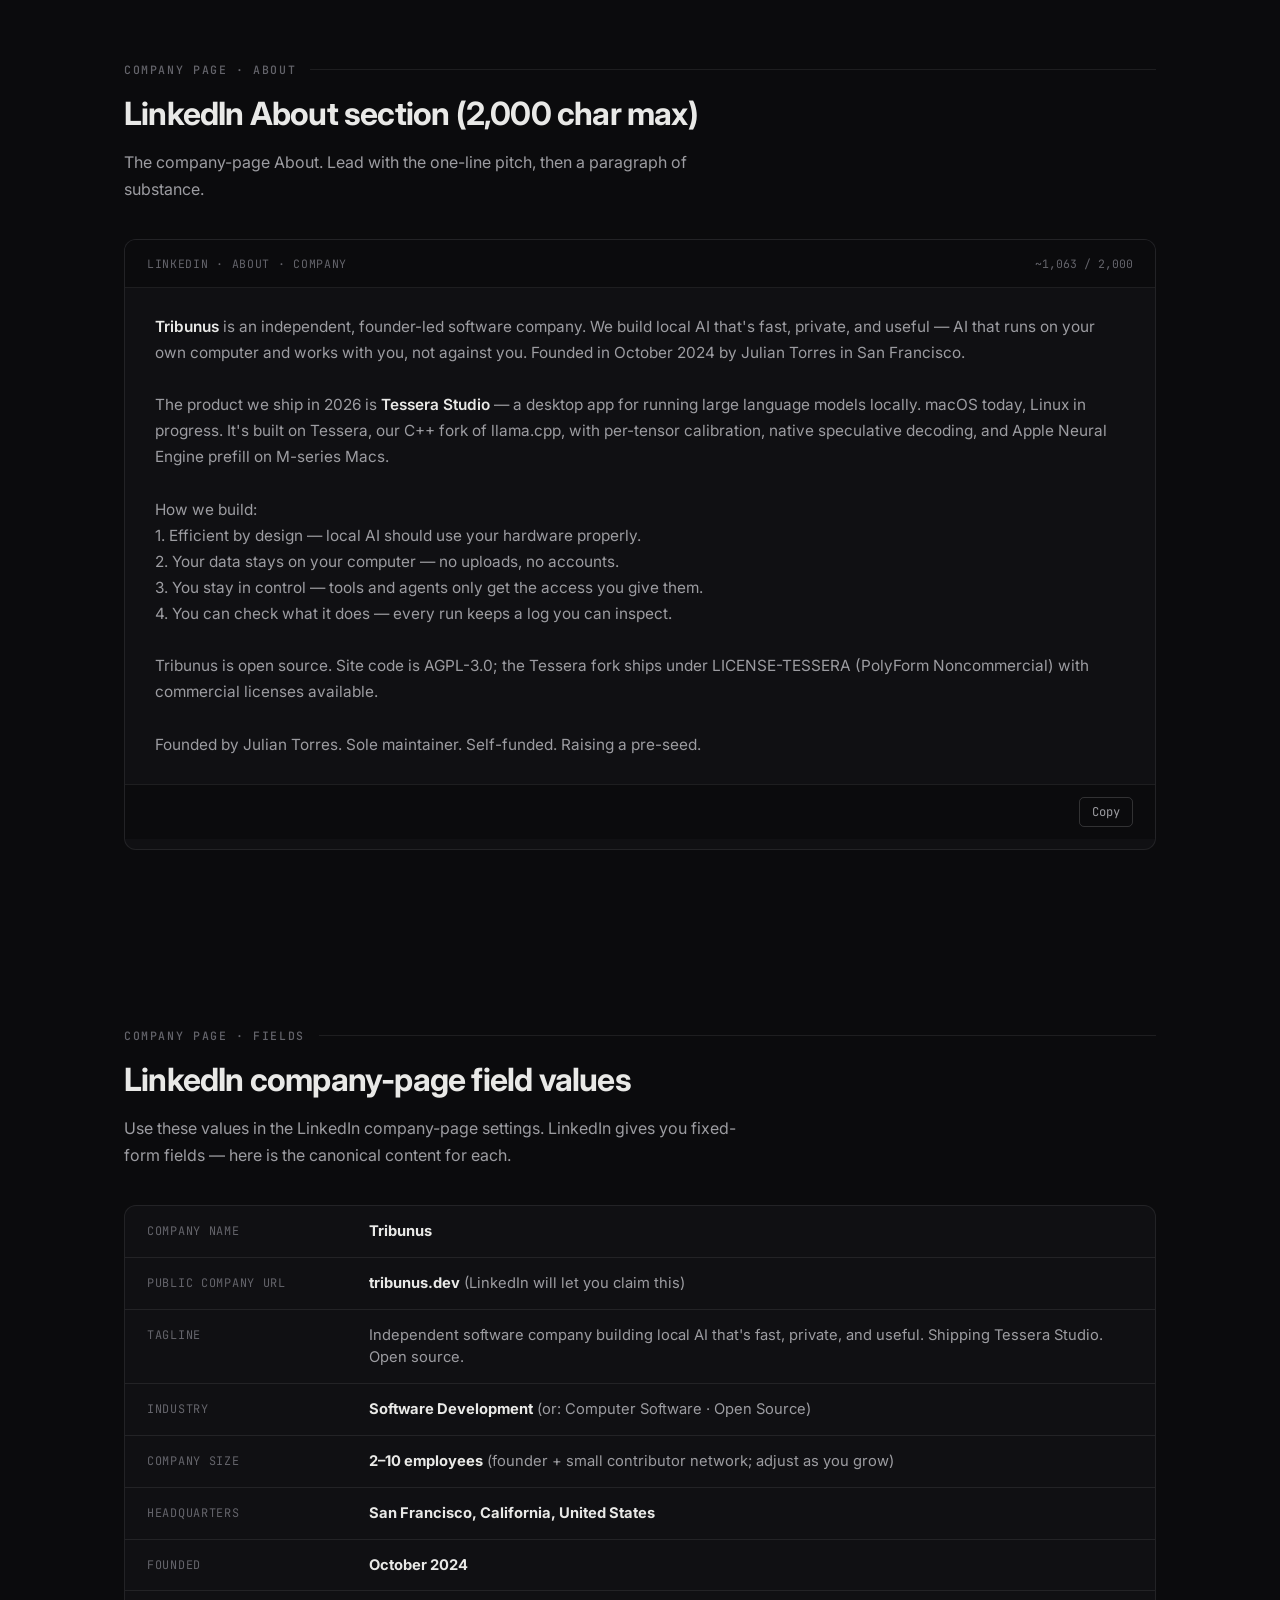
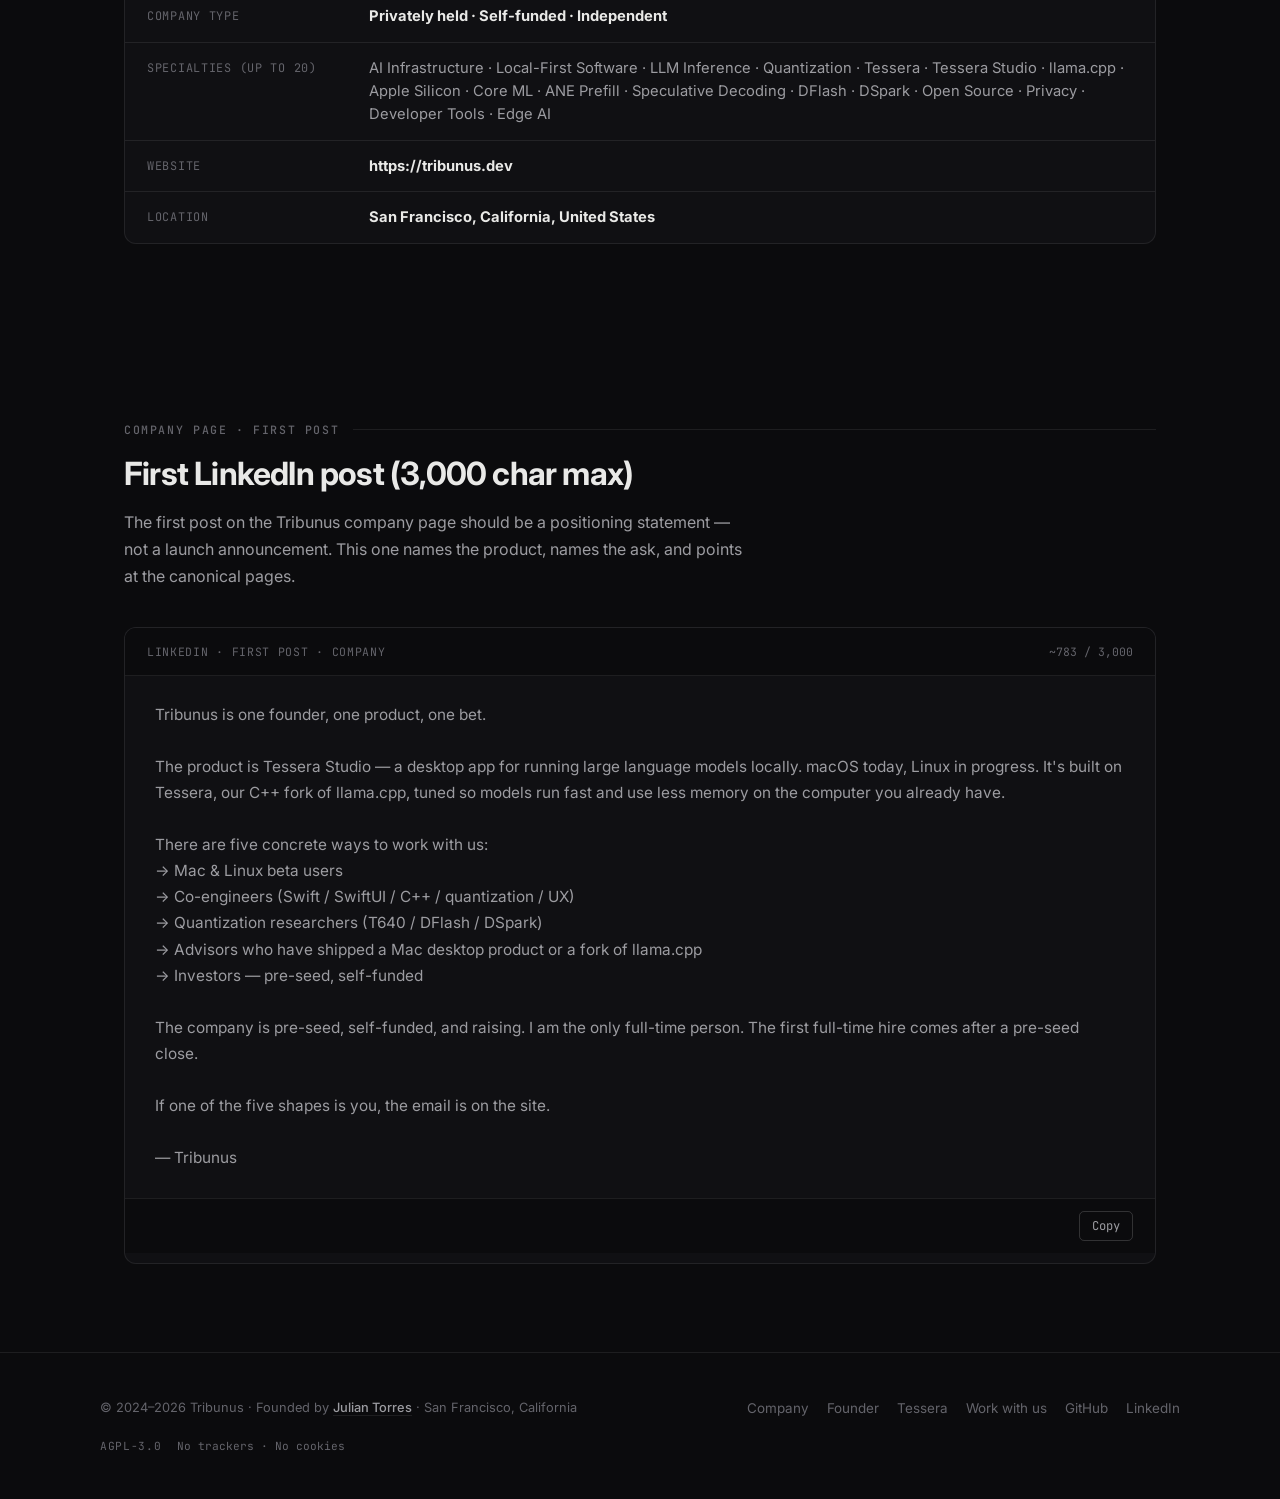
<file: linkedin.html>
<!DOCTYPE html>
<html lang="en">
<head>
<meta charset="utf-8">
<meta name="viewport" content="width=device-width, initial-scale=1">
<title>Tribunus — LinkedIn presence</title>
<meta name="description" content="Canonical copy for the Tribunus LinkedIn presence. Personal profile (Julian Torres, founder) and company page (Tribunus) — ready to paste into LinkedIn.">
<meta name="theme-color" content="#0b0b0d">
<meta property="og:title" content="Tribunus — LinkedIn presence">
<meta property="og:description" content="Canonical copy for the Tribunus LinkedIn presence — personal profile and company page.">
<meta property="og:type" content="website">
<meta property="og:url" content="https://tribunus.dev/linkedin">
<link rel="canonical" href="https://tribunus.dev/linkedin">
<link rel="icon" type="image/svg+xml" href="data:image/svg+xml,%3Csvg xmlns='http://www.w3.org/2000/svg' viewBox='0 0 32 32'%3E%3Crect width='32' height='32' rx='6' fill='%230b0b0d'/%3E%3Cpath d='M9 8h14v4h-5v12h-4V12H9z' fill='%23ffffff'/%3E%3C/svg%3E">
<link rel="preconnect" href="https://fonts.googleapis.com">
<link rel="preconnect" href="https://fonts.gstatic.com" crossorigin>
<link href="https://fonts.googleapis.com/css2?family=Inter:wght@400;500;600;700;800&family=JetBrains+Mono:wght@400;500;600&display=swap" rel="stylesheet">
<link rel="stylesheet" href="/assets/site.css">
</head>
<body>

<nav>
  <a href="//tribunus.dev" class="nav-brand"><span class="mark">T</span>Tribunus</a>
  <ul class="nav-links">
    <li><a href="//tribunus.dev/company">Company</a></li>
    <li><a href="//tribunus.dev/founder">Founder</a></li>
    <li><a href="//tribunus.dev/tessera">Tessera</a></li>
    <li><a href="//tribunus.dev/looking-for">Work with us</a></li>
    <li><a href="https://github.com/Tribunus-dev">GitHub</a></li>
    <li><a href="https://www.linkedin.com/in/juliantorr-es">LinkedIn</a></li>
  </ul>
</nav>

<!-- ═══ hero ═══ -->
<header class="hero">
  <div class="wrap">
    <div class="eyebrow"><span class="dot"></span>LinkedIn presence</div>
    <h1>Copy-paste canonical copy for LinkedIn.</h1>
    <p class="lede">The source of truth for Tribunus's LinkedIn presence. Personal profile (Julian Torres, founder) and company page (Tribunus) — written to fit LinkedIn's format and character limits, ready to paste.</p>
  </div>
</header>

<!-- ═══ how to use ═══ -->
<section class="tight">
  <div class="wrap">
    <div class="thesis">
      <p><strong>How to use this page.</strong> Each block is annotated with the LinkedIn field it targets. Click <em>Copy</em> on any block to copy its content. When the company story changes, update the canonical copy here first, then mirror it to LinkedIn.</p>
    </div>

    <div class="grid-2" style="margin-top:36px">
      <div class="cell">
        <div class="num">Personal</div>
        <h3 style="margin-bottom:4px">Julian Torres</h3>
        <p style="color:var(--fg-2);font-size:.92rem;margin-bottom:12px">Founder, Tribunus</p>
        <p class="mono" style="font-size:.85rem;color:var(--fg-3)">linkedin.com/in/juliantorr-es</p>
      </div>
      <div class="cell">
        <div class="num">Company</div>
        <h3 style="margin-bottom:4px">Tribunus</h3>
        <p style="color:var(--fg-2);font-size:.92rem;margin-bottom:12px">Independent software company · shipping Tessera Studio</p>
        <p class="mono" style="font-size:.85rem;color:var(--fg-3)">linkedin.com/company/tribunus-dev <span style="color:var(--fg-3)">(to be created)</span></p>
      </div>
    </div>
  </div>
</section>

<!-- ═══ personal — headline ═══ -->
<section>
  <div class="wrap">
    <div class="sec-head">Personal profile · headline</div>
    <h2 class="sec-title">LinkedIn headline (220 char max)</h2>
    <p class="sec-sub">The 220-character line under your name. Most-searched, most-shown. Front-load the role, the product, and the company.</p>

    <div class="copy-block" data-copy>
      <div class="copy-head">
        <div class="label">LinkedIn · headline · personal</div>
        <div class="charcount" data-count>142 / 220</div>
      </div>
      <div class="copy-body">Founder of <em>Tribunus</em> · building <em>Tessera Studio</em> — a desktop app for running AI models privately on your Mac · raising a pre-seed · San Francisco</div>
      <div class="copy-actions">
        <button class="copy-btn" data-copy-btn>Copy</button>
      </div>
      <div class="copy-note" data-copy-status></div>
    </div>
  </div>
</section>

<!-- ═══ personal — about ═══ -->
<section>
  <div class="wrap">
    <div class="sec-head">Personal profile · about</div>
    <h2 class="sec-title">LinkedIn About section (2,600 char max)</h2>
    <p class="sec-sub">First three lines are visible before the "see more" cut. Lead with the most important sentence.</p>

    <div class="copy-block" data-copy>
      <div class="copy-head">
        <div class="label">LinkedIn · about · personal</div>
        <div class="charcount" data-count>~819 / 2,600</div>
      </div>
      <div class="copy-body">I founded <em>Tribunus</em> in October 2024 in San Francisco. We build software that makes local AI fast, private, and useful — AI that runs on your own computer and works with you, not against you.

The product I'm shipping in 2026 is <em>Tessera Studio</em>, a desktop app for running large language models locally. It's built on Tessera, my C++ fork of llama.cpp, tuned so models run fast and use less memory. macOS today, Linux in progress.

Before Tribunus I worked as a software engineer in the Bay Area, and as a freelance photographer and designer. That background shows up in the product — careful design and clear documentation.

Tribunus is pre-seed, self-funded, and raising. I'm the only full-time person, and the first hire comes after a pre-seed close.

If you're working on inference, agents, or local AI — happy to talk.</div>
      <div class="copy-actions">
        <button class="copy-btn" data-copy-btn>Copy</button>
      </div>
      <div class="copy-note" data-copy-status></div>
    </div>
  </div>
</section>

<!-- ═══ personal — featured ═══ -->
<section>
  <div class="wrap">
    <div class="sec-head">Personal profile · featured links</div>
    <h2 class="sec-title">Featured link titles (use as-is)</h2>
    <p class="sec-sub">LinkedIn lets you pin 5 featured items. Use these titles when pinning the canonical Tribunus links.</p>

    <div class="copy-block" data-copy>
      <div class="copy-head">
        <div class="label">LinkedIn · featured · personal</div>
        <div class="charcount" data-count>1 block</div>
      </div>
      <div class="copy-body">Tessera Studio — local AI on your Mac
https://tribunus.dev/tessera

Tribunus — the company
https://tribunus.dev/company

Work with Tribunus — how to collaborate
https://tribunus.dev/looking-for

The founder story
https://tribunus.dev/founder

Prism Engine — open research
https://github.com/Tribunus-dev/prism-engine</div>
      <div class="copy-actions">
        <button class="copy-btn" data-copy-btn>Copy</button>
      </div>
      <div class="copy-note" data-copy-status></div>
    </div>
  </div>
</section>

<!-- ═══ personal — experience entry ═══ -->
<section>
  <div class="wrap">
    <div class="sec-head">Personal profile · experience</div>
    <h2 class="sec-title">Experience entry: Tribunus (Oct 2024 — Present)</h2>
    <p class="sec-sub">Use as the experience card body. Keep the bullets tight; LinkedIn renders them as a tappable list.</p>

    <div class="copy-block" data-copy>
      <div class="copy-head">
        <div class="label">LinkedIn · experience · tribunus</div>
        <div class="charcount" data-count>1 block</div>
      </div>
      <div class="copy-body">Title: Founder
Company: Tribunus
Location: San Francisco, California, United States
Start: October 2024 · End: Present

• Founded Tribunus as an independent, founder-led software company building local AI — fast, private, and useful.
• Currently shipping Tessera Studio — a desktop app for running LLMs locally. macOS developer preview, Linux in development.
• Built Tessera, a C++ fork of llama.cpp, with per-tensor calibration (T640), DFlash/DSpark drafters, and Apple Neural Engine prefill on M-series Macs.
• Open source: AGPL-3.0 site code, LICENSE-TESSERA (PolyForm Noncommercial) for the fork, commercial licenses available. Sole maintainer, sole full-time person.
• Raising a pre-seed. Self-funded.</div>
      <div class="copy-actions">
        <button class="copy-btn" data-copy-btn>Copy</button>
      </div>
      <div class="copy-note" data-copy-status></div>
    </div>
  </div>
</section>

<!-- ═══ company — tagline ═══ -->
<section>
  <div class="wrap">
    <div class="sec-head">Company page · tagline</div>
    <h2 class="sec-title">Company tagline (120 char max)</h2>
    <p class="sec-sub">LinkedIn renders the tagline as the company's "headline" on the company page. Front-load the verb.</p>

    <div class="copy-block" data-copy>
      <div class="copy-head">
        <div class="label">LinkedIn · tagline · company</div>
        <div class="charcount" data-count>118 / 120</div>
      </div>
      <div class="copy-body"><em>Independent software company building local AI that's fast, private, and useful. Shipping Tessera Studio. Open source.</em></div>
      <div class="copy-actions">
        <button class="copy-btn" data-copy-btn>Copy</button>
      </div>
      <div class="copy-note" data-copy-status></div>
    </div>
  </div>
</section>

<!-- ═══ company — about ═══ -->
<section>
  <div class="wrap">
    <div class="sec-head">Company page · about</div>
    <h2 class="sec-title">LinkedIn About section (2,000 char max)</h2>
    <p class="sec-sub">The company-page About. Lead with the one-line pitch, then a paragraph of substance.</p>

    <div class="copy-block" data-copy>
      <div class="copy-head">
        <div class="label">LinkedIn · about · company</div>
        <div class="charcount" data-count>~1,063 / 2,000</div>
      </div>
      <div class="copy-body"><em>Tribunus</em> is an independent, founder-led software company. We build local AI that's fast, private, and useful — AI that runs on your own computer and works with you, not against you. Founded in October 2024 by Julian Torres in San Francisco.

The product we ship in 2026 is <em>Tessera Studio</em> — a desktop app for running large language models locally. macOS today, Linux in progress. It's built on Tessera, our C++ fork of llama.cpp, with per-tensor calibration, native speculative decoding, and Apple Neural Engine prefill on M-series Macs.

How we build:
1. Efficient by design — local AI should use your hardware properly.
2. Your data stays on your computer — no uploads, no accounts.
3. You stay in control — tools and agents only get the access you give them.
4. You can check what it does — every run keeps a log you can inspect.

Tribunus is open source. Site code is AGPL-3.0; the Tessera fork ships under LICENSE-TESSERA (PolyForm Noncommercial) with commercial licenses available.

Founded by Julian Torres. Sole maintainer. Self-funded. Raising a pre-seed.</div>
      <div class="copy-actions">
        <button class="copy-btn" data-copy-btn>Copy</button>
      </div>
      <div class="copy-note" data-copy-status></div>
    </div>
  </div>
</section>

<!-- ═══ company — fields ═══ -->
<section>
  <div class="wrap">
    <div class="sec-head">Company page · fields</div>
    <h2 class="sec-title">LinkedIn company-page field values</h2>
    <p class="sec-sub">Use these values in the LinkedIn company-page settings. LinkedIn gives you fixed-form fields — here is the canonical content for each.</p>

    <div class="kv-list">
      <div class="kv-row"><div class="k">Company name</div><div class="v"><strong>Tribunus</strong></div></div>
      <div class="kv-row"><div class="k">Public company URL</div><div class="v"><strong>tribunus.dev</strong> (LinkedIn will let you claim this)</div></div>
      <div class="kv-row"><div class="k">Tagline</div><div class="v">Independent software company building local AI that's fast, private, and useful. Shipping Tessera Studio. Open source.</div></div>
      <div class="kv-row"><div class="k">Industry</div><div class="v"><strong>Software Development</strong> (or: Computer Software · Open Source)</div></div>
      <div class="kv-row"><div class="k">Company size</div><div class="v"><strong>2–10 employees</strong> (founder + small contributor network; adjust as you grow)</div></div>
      <div class="kv-row"><div class="k">Headquarters</div><div class="v"><strong>San Francisco, California, United States</strong></div></div>
      <div class="kv-row"><div class="k">Founded</div><div class="v"><strong>October 2024</strong></div></div>
      <div class="kv-row"><div class="k">Company type</div><div class="v"><strong>Privately held · Self-funded · Independent</strong></div></div>
      <div class="kv-row"><div class="k">Specialties <span style="color:var(--fg-3)">(up to 20)</span></div><div class="v">AI Infrastructure · Local-First Software · LLM Inference · Quantization · Tessera · Tessera Studio · llama.cpp · Apple Silicon · Core ML · ANE Prefill · Speculative Decoding · DFlash · DSpark · Open Source · Privacy · Developer Tools · Edge AI</div></div>
      <div class="kv-row"><div class="k">Website</div><div class="v"><strong>https://tribunus.dev</strong></div></div>
      <div class="kv-row"><div class="k">Location</div><div class="v"><strong>San Francisco, California, United States</strong></div></div>
    </div>
  </div>
</section>

<!-- ═══ company — first post ═══ -->
<section>
  <div class="wrap">
    <div class="sec-head">Company page · first post</div>
    <h2 class="sec-title">First LinkedIn post (3,000 char max)</h2>
    <p class="sec-sub">The first post on the Tribunus company page should be a positioning statement — not a launch announcement. This one names the product, names the ask, and points at the canonical pages.</p>

    <div class="copy-block" data-copy>
      <div class="copy-head">
        <div class="label">LinkedIn · first post · company</div>
        <div class="charcount" data-count>~783 / 3,000</div>
      </div>
      <div class="copy-body">Tribunus is one founder, one product, one bet.

The product is Tessera Studio — a desktop app for running large language models locally. macOS today, Linux in progress. It's built on Tessera, our C++ fork of llama.cpp, tuned so models run fast and use less memory on the computer you already have.

There are five concrete ways to work with us:
→ Mac & Linux beta users
→ Co-engineers (Swift / SwiftUI / C++ / quantization / UX)
→ Quantization researchers (T640 / DFlash / DSpark)
→ Advisors who have shipped a Mac desktop product or a fork of llama.cpp
→ Investors — pre-seed, self-funded

The company is pre-seed, self-funded, and raising. I am the only full-time person. The first full-time hire comes after a pre-seed close.

If one of the five shapes is you, the email is on the site.

— Tribunus</div>
      <div class="copy-actions">
        <button class="copy-btn" data-copy-btn>Copy</button>
      </div>
      <div class="copy-note" data-copy-status></div>
    </div>
  </div>
</section>

<!-- ═══ footer ═══ -->
<footer>
  <div class="left">
    &copy; 2024&ndash;2026 Tribunus &middot; Founded by <a href="//tribunus.dev/founder">Julian Torres</a> &middot; San Francisco, California
  </div>
  <div class="mid">
    <a href="//tribunus.dev/company">Company</a>
    <a href="//tribunus.dev/founder">Founder</a>
    <a href="//tribunus.dev/tessera">Tessera</a>
    <a href="//tribunus.dev/looking-for">Work with us</a>
    <a href="https://github.com/Tribunus-dev" target="_blank" rel="noopener noreferrer">GitHub</a>
    <a href="https://www.linkedin.com/in/juliantorr-es" target="_blank" rel="noopener noreferrer">LinkedIn</a>
  </div>
  <div class="right">
    <span class="license">AGPL-3.0</span>
    <span class="privacy">No trackers · No cookies</span>
  </div>
</footer>

<script>
(function(){
  document.querySelectorAll('[data-copy]').forEach(function(block){
    var btn = block.querySelector('[data-copy-btn]');
    var status = block.querySelector('[data-copy-status]');
    if (!btn) return;
    btn.addEventListener('click', function(){
      var body = block.querySelector('.copy-body');
      if (!body) return;
      var text = body.textContent;
      var done = function(){
        btn.classList.add('copied');
        btn.textContent = 'Copied';
        if (status) status.textContent = 'Copied to clipboard.';
        setTimeout(function(){
          btn.classList.remove('copied');
          btn.textContent = 'Copy';
          if (status) status.textContent = '';
        }, 1800);
      };
      if (navigator.clipboard && navigator.clipboard.writeText) {
        navigator.clipboard.writeText(text).then(done).catch(fallback);
      } else {
        fallback();
      }
      function fallback(){
        var ta = document.createElement('textarea');
        ta.value = text;
        ta.style.position = 'fixed';
        ta.style.opacity = '0';
        document.body.appendChild(ta);
        ta.select();
        try { document.execCommand('copy'); done(); }
        catch (e) { if (status) status.textContent = 'Copy failed — select and copy manually.'; }
        finally { document.body.removeChild(ta); }
      }
    });
  });
})();
</script>

</body>
</html>
</file>
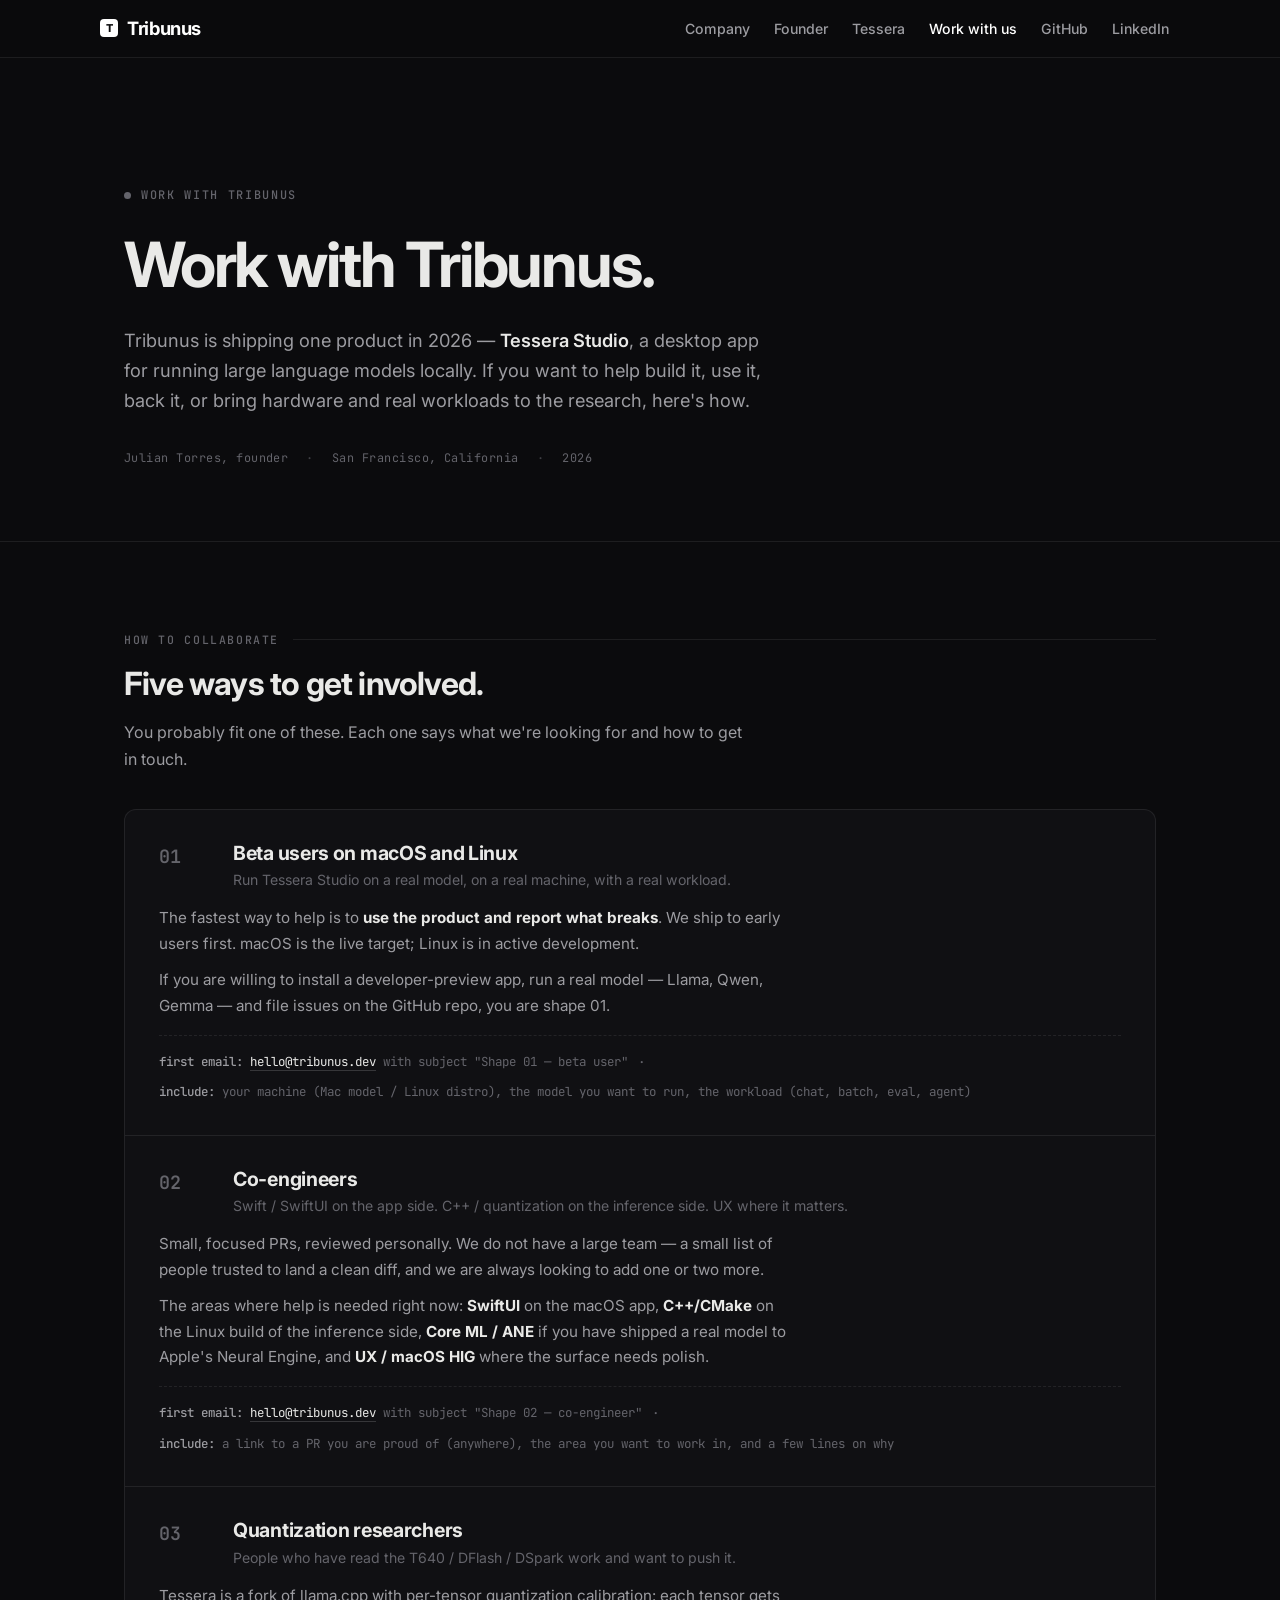
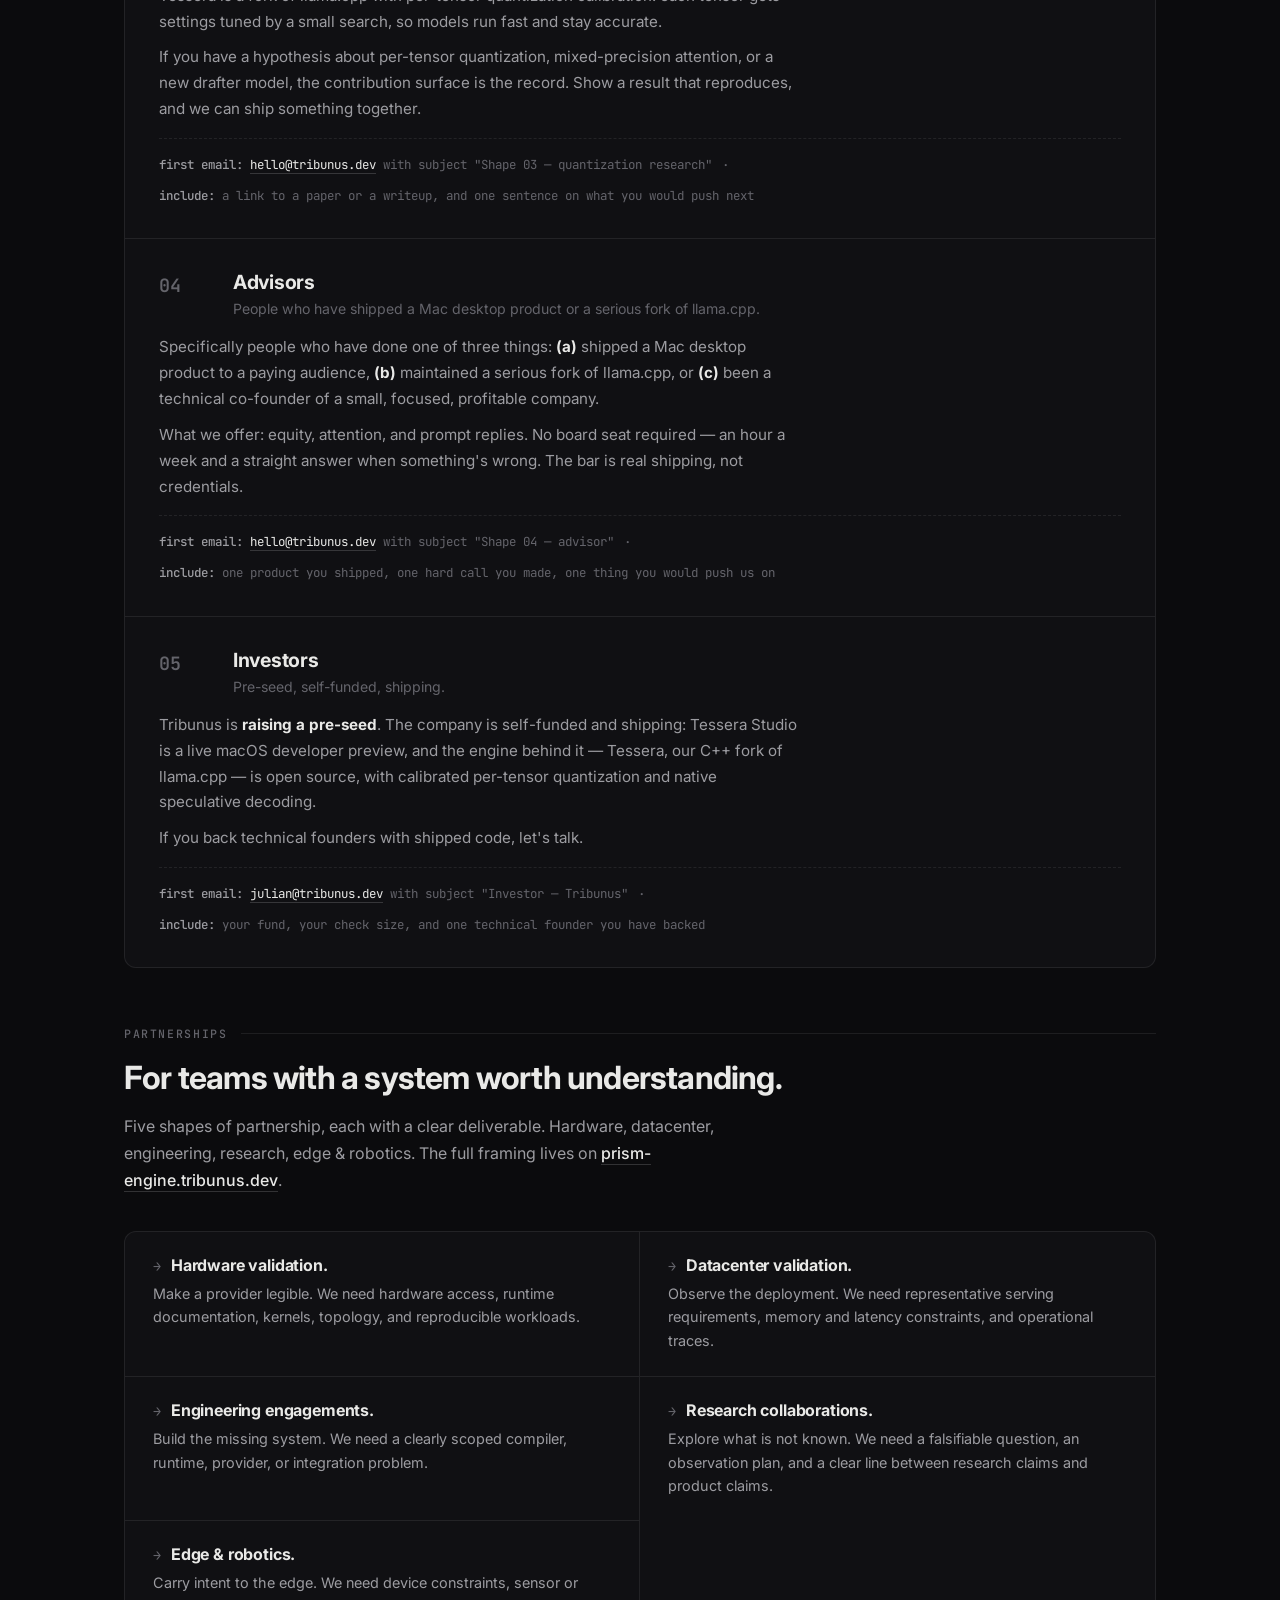
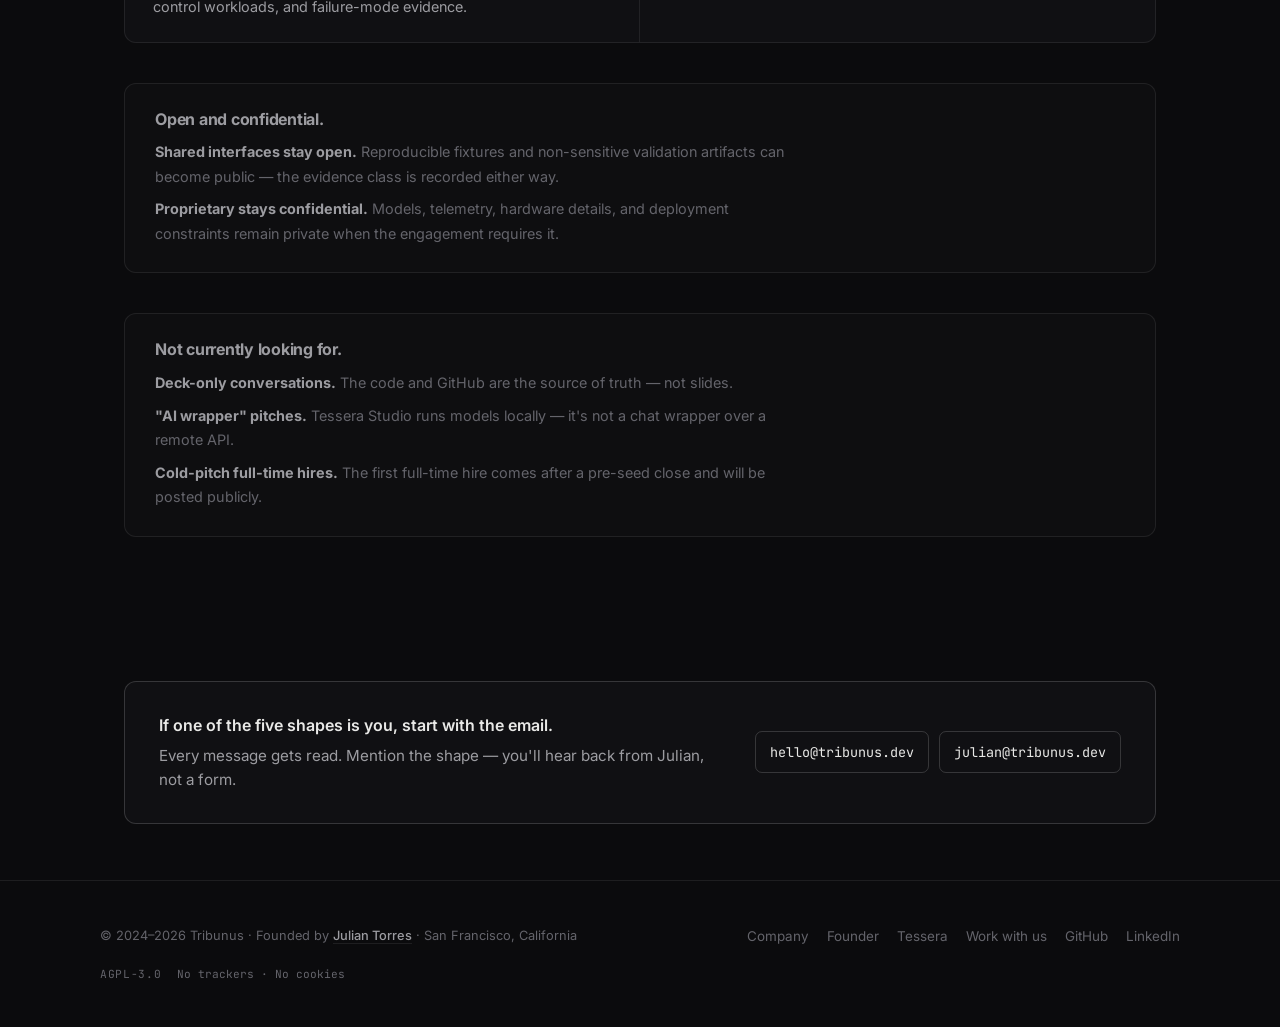
<file: looking-for.html>
<!DOCTYPE html>
<html lang="en">
<head>
<meta charset="utf-8">
<meta name="viewport" content="width=device-width, initial-scale=1">
<title>Work with Tribunus — how to collaborate</title>
<meta name="description" content="Ways to work with Tribunus: beta users, co-engineers, quantization researchers, advisors, and investors — plus partnerships in hardware, datacenter, engineering, research, and edge. By Julian Torres, founder of Tribunus.">
<meta name="theme-color" content="#0b0b0d">
<meta property="og:title" content="Work with Tribunus — how to collaborate">
<meta property="og:description" content="Ways to work with Tribunus in 2026 — beta users, co-engineers, researchers, advisors, investors, and partnerships. By Julian Torres, founder of Tribunus.">
<meta property="og:type" content="website">
<meta property="og:url" content="https://tribunus.dev/looking-for">
<meta name="twitter:card" content="summary_large_image">
<link rel="canonical" href="https://tribunus.dev/looking-for">
<link rel="icon" type="image/svg+xml" href="data:image/svg+xml,%3Csvg xmlns='http://www.w3.org/2000/svg' viewBox='0 0 32 32'%3E%3Crect width='32' height='32' rx='6' fill='%230b0b0d'/%3E%3Cpath d='M9 8h14v4h-5v12h-4V12H9z' fill='%23ffffff'/%3E%3C/svg%3E">
<link rel="preconnect" href="https://fonts.googleapis.com">
<link rel="preconnect" href="https://fonts.gstatic.com" crossorigin>
<link href="https://fonts.googleapis.com/css2?family=Inter:wght@400;500;600;700;800&family=JetBrains+Mono:wght@400;500;600&display=swap" rel="stylesheet">
<link rel="stylesheet" href="/assets/site.css">
</head>
<body>

<nav>
  <a href="//tribunus.dev" class="nav-brand"><span class="mark">T</span>Tribunus</a>
  <ul class="nav-links">
    <li><a href="//tribunus.dev/company">Company</a></li>
    <li><a href="//tribunus.dev/founder">Founder</a></li>
    <li><a href="//tribunus.dev/tessera">Tessera</a></li>
    <li><a href="//tribunus.dev/looking-for" class="active">Work with us</a></li>
    <li><a href="https://github.com/Tribunus-dev">GitHub</a></li>
    <li><a href="https://www.linkedin.com/in/juliantorr-es">LinkedIn</a></li>
  </ul>
</nav>

<!-- ═══ hero ═══ -->
<header class="hero">
  <div class="wrap">
    <div class="eyebrow"><span class="dot"></span>Work with Tribunus</div>
    <h1>Work with Tribunus.</h1>
    <p class="lede">Tribunus is shipping one product in 2026 — <strong>Tessera Studio</strong>, a desktop app for running large language models locally. If you want to help build it, use it, back it, or bring hardware and real workloads to the research, here's how.</p>
    <div class="meta-line">
      <span>Julian Torres, founder</span><span class="sep">·</span>
      <span>San Francisco, California</span><span class="sep">·</span>
      <span>2026</span>
    </div>
  </div>
</header>

<!-- ═══ the five shapes ═══ -->
<section>
  <div class="wrap">
    <div class="sec-head">How to collaborate</div>
    <h2 class="sec-title">Five ways to get involved.</h2>
    <p class="sec-sub">You probably fit one of these. Each one says what we're looking for and how to get in touch.</p>

    <div class="shapes">

      <!-- 01 Beta users -->
      <div class="shape">
        <div class="top">
          <div class="num">01</div>
          <div class="title">
            <h3>Beta users on macOS and Linux</h3>
            <div class="sub">Run Tessera Studio on a real model, on a real machine, with a real workload.</div>
          </div>
        </div>
        <div class="body">
          <p>The fastest way to help is to <strong>use the product and report what breaks</strong>. We ship to early users first. macOS is the live target; Linux is in active development.</p>
          <p>If you are willing to install a developer-preview app, run a real model — Llama, Qwen, Gemma — and file issues on the GitHub repo, you are shape 01.</p>
        </div>
        <div class="ask">
          <span><strong>first email:</strong> <a href="mailto:hello@tribunus.dev?subject=Shape 01 — beta user">hello@tribunus.dev</a> with subject "Shape 01 — beta user"</span>
          <span>·</span>
          <span><strong>include:</strong> your machine (Mac model / Linux distro), the model you want to run, the workload (chat, batch, eval, agent)</span>
        </div>
      </div>

      <!-- 02 Co-engineers -->
      <div class="shape">
        <div class="top">
          <div class="num">02</div>
          <div class="title">
            <h3>Co-engineers</h3>
            <div class="sub">Swift / SwiftUI on the app side. C++ / quantization on the inference side. UX where it matters.</div>
          </div>
        </div>
        <div class="body">
          <p>Small, focused PRs, reviewed personally. We do not have a large team — a small list of people trusted to land a clean diff, and we are always looking to add one or two more.</p>
          <p>The areas where help is needed right now: <strong>SwiftUI</strong> on the macOS app, <strong>C++/CMake</strong> on the Linux build of the inference side, <strong>Core ML / ANE</strong> if you have shipped a real model to Apple's Neural Engine, and <strong>UX / macOS HIG</strong> where the surface needs polish.</p>
        </div>
        <div class="ask">
          <span><strong>first email:</strong> <a href="mailto:hello@tribunus.dev?subject=Shape 02 — co-engineer">hello@tribunus.dev</a> with subject "Shape 02 — co-engineer"</span>
          <span>·</span>
          <span><strong>include:</strong> a link to a PR you are proud of (anywhere), the area you want to work in, and a few lines on why</span>
        </div>
      </div>

      <!-- 03 Quantization researchers -->
      <div class="shape">
        <div class="top">
          <div class="num">03</div>
          <div class="title">
            <h3>Quantization researchers</h3>
            <div class="sub">People who have read the T640 / DFlash / DSpark work and want to push it.</div>
          </div>
        </div>
        <div class="body">
          <p>Tessera is a fork of llama.cpp with per-tensor quantization calibration: each tensor gets settings tuned by a small search, so models run fast and stay accurate.</p>
          <p>If you have a hypothesis about per-tensor quantization, mixed-precision attention, or a new drafter model, the contribution surface is the record. Show a result that reproduces, and we can ship something together.</p>
        </div>
        <div class="ask">
          <span><strong>first email:</strong> <a href="mailto:hello@tribunus.dev?subject=Shape 03 — quantization research">hello@tribunus.dev</a> with subject "Shape 03 — quantization research"</span>
          <span>·</span>
          <span><strong>include:</strong> a link to a paper or a writeup, and one sentence on what you would push next</span>
        </div>
      </div>

      <!-- 04 Advisors -->
      <div class="shape">
        <div class="top">
          <div class="num">04</div>
          <div class="title">
            <h3>Advisors</h3>
            <div class="sub">People who have shipped a Mac desktop product or a serious fork of llama.cpp.</div>
          </div>
        </div>
        <div class="body">
          <p>Specifically people who have done one of three things: <strong>(a)</strong> shipped a Mac desktop product to a paying audience, <strong>(b)</strong> maintained a serious fork of llama.cpp, or <strong>(c)</strong> been a technical co-founder of a small, focused, profitable company.</p>
          <p>What we offer: equity, attention, and prompt replies. No board seat required — an hour a week and a straight answer when something's wrong. The bar is real shipping, not credentials.</p>
        </div>
        <div class="ask">
          <span><strong>first email:</strong> <a href="mailto:hello@tribunus.dev?subject=Shape 04 — advisor">hello@tribunus.dev</a> with subject "Shape 04 — advisor"</span>
          <span>·</span>
          <span><strong>include:</strong> one product you shipped, one hard call you made, one thing you would push us on</span>
        </div>
      </div>

      <!-- 05 Investors -->
      <div class="shape">
        <div class="top">
          <div class="num">05</div>
          <div class="title">
            <h3>Investors</h3>
            <div class="sub">Pre-seed, self-funded, shipping.</div>
          </div>
        </div>
        <div class="body">
          <p>Tribunus is <strong>raising a pre-seed</strong>. The company is self-funded and shipping: Tessera Studio is a live macOS developer preview, and the engine behind it — Tessera, our C++ fork of llama.cpp — is open source, with calibrated per-tensor quantization and native speculative decoding.</p>
          <p>If you back technical founders with shipped code, let's talk.</p>
        </div>
        <div class="ask">
          <span><strong>first email:</strong> <a href="mailto:julian@tribunus.dev?subject=Investor — Tribunus">julian@tribunus.dev</a> with subject "Investor — Tribunus"</span>
          <span>·</span>
          <span><strong>include:</strong> your fund, your check size, and one technical founder you have backed</span>
        </div>
      </div>

    </div>

    <!-- ═══ partnerships ═══ -->
    <div class="sec-head" style="margin-top:56px">Partnerships</div>
    <h2 class="sec-title">For teams with a system worth understanding.</h2>
    <p class="sec-sub">Five shapes of partnership, each with a clear deliverable. Hardware, datacenter, engineering, research, edge &amp; robotics. The full framing lives on <a href="https://prism-engine.tribunus.dev" target="_blank" rel="noopener noreferrer" class="link">prism-engine.tribunus.dev</a>.</p>

    <div class="principles">
      <div class="principle">
        <h4><span class="arrow">→</span> Hardware validation.</h4>
        <p>Make a provider legible. We need hardware access, runtime documentation, kernels, topology, and reproducible workloads.</p>
      </div>
      <div class="principle">
        <h4><span class="arrow">→</span> Datacenter validation.</h4>
        <p>Observe the deployment. We need representative serving requirements, memory and latency constraints, and operational traces.</p>
      </div>
      <div class="principle">
        <h4><span class="arrow">→</span> Engineering engagements.</h4>
        <p>Build the missing system. We need a clearly scoped compiler, runtime, provider, or integration problem.</p>
      </div>
      <div class="principle">
        <h4><span class="arrow">→</span> Research collaborations.</h4>
        <p>Explore what is not known. We need a falsifiable question, an observation plan, and a clear line between research claims and product claims.</p>
      </div>
      <div class="principle">
        <h4><span class="arrow">→</span> Edge &amp; robotics.</h4>
        <p>Carry intent to the edge. We need device constraints, sensor or control workloads, and failure-mode evidence.</p>
      </div>
    </div>

    <div class="not-list">
      <h3>Open and confidential.</h3>
      <p><strong>Shared interfaces stay open.</strong> Reproducible fixtures and non-sensitive validation artifacts can become public — the evidence class is recorded either way.</p>
      <p><strong>Proprietary stays confidential.</strong> Models, telemetry, hardware details, and deployment constraints remain private when the engagement requires it.</p>
    </div>

    <!-- not currently looking for -->
    <div class="not-list">
      <h3>Not currently looking for.</h3>
      <p><strong>Deck-only conversations.</strong> The code and GitHub are the source of truth — not slides.</p>
      <p><strong>"AI wrapper" pitches.</strong> Tessera Studio runs models locally — it's not a chat wrapper over a remote API.</p>
      <p><strong>Cold-pitch full-time hires.</strong> The first full-time hire comes after a pre-seed close and will be posted publicly.</p>
    </div>
  </div>
</section>

<!-- ═══ contact ═══ -->
<section class="tight">
  <div class="wrap">
    <div class="contact-strip">
      <div class="text">
        <strong>If one of the five shapes is you, start with the email.</strong>
        <p>Every message gets read. Mention the shape — you'll hear back from Julian, not a form.</p>
      </div>
      <div class="emails">
        <a href="mailto:hello@tribunus.dev">hello@tribunus.dev</a>
        <a href="mailto:julian@tribunus.dev">julian@tribunus.dev</a>
      </div>
    </div>
  </div>
</section>

<!-- ═══ footer ═══ -->
<footer>
  <div class="left">
    &copy; 2024&ndash;2026 Tribunus &middot; Founded by <a href="//tribunus.dev/founder">Julian Torres</a> &middot; San Francisco, California
  </div>
  <div class="mid">
    <a href="//tribunus.dev/company">Company</a>
    <a href="//tribunus.dev/founder">Founder</a>
    <a href="//tribunus.dev/tessera">Tessera</a>
    <a href="//tribunus.dev/looking-for">Work with us</a>
    <a href="https://github.com/Tribunus-dev" target="_blank" rel="noopener noreferrer">GitHub</a>
    <a href="https://www.linkedin.com/in/juliantorr-es" target="_blank" rel="noopener noreferrer">LinkedIn</a>
  </div>
  <div class="right">
    <span class="license">AGPL-3.0</span>
    <span class="privacy">No trackers · No cookies</span>
  </div>
</footer>

</body>
</html>
</file>
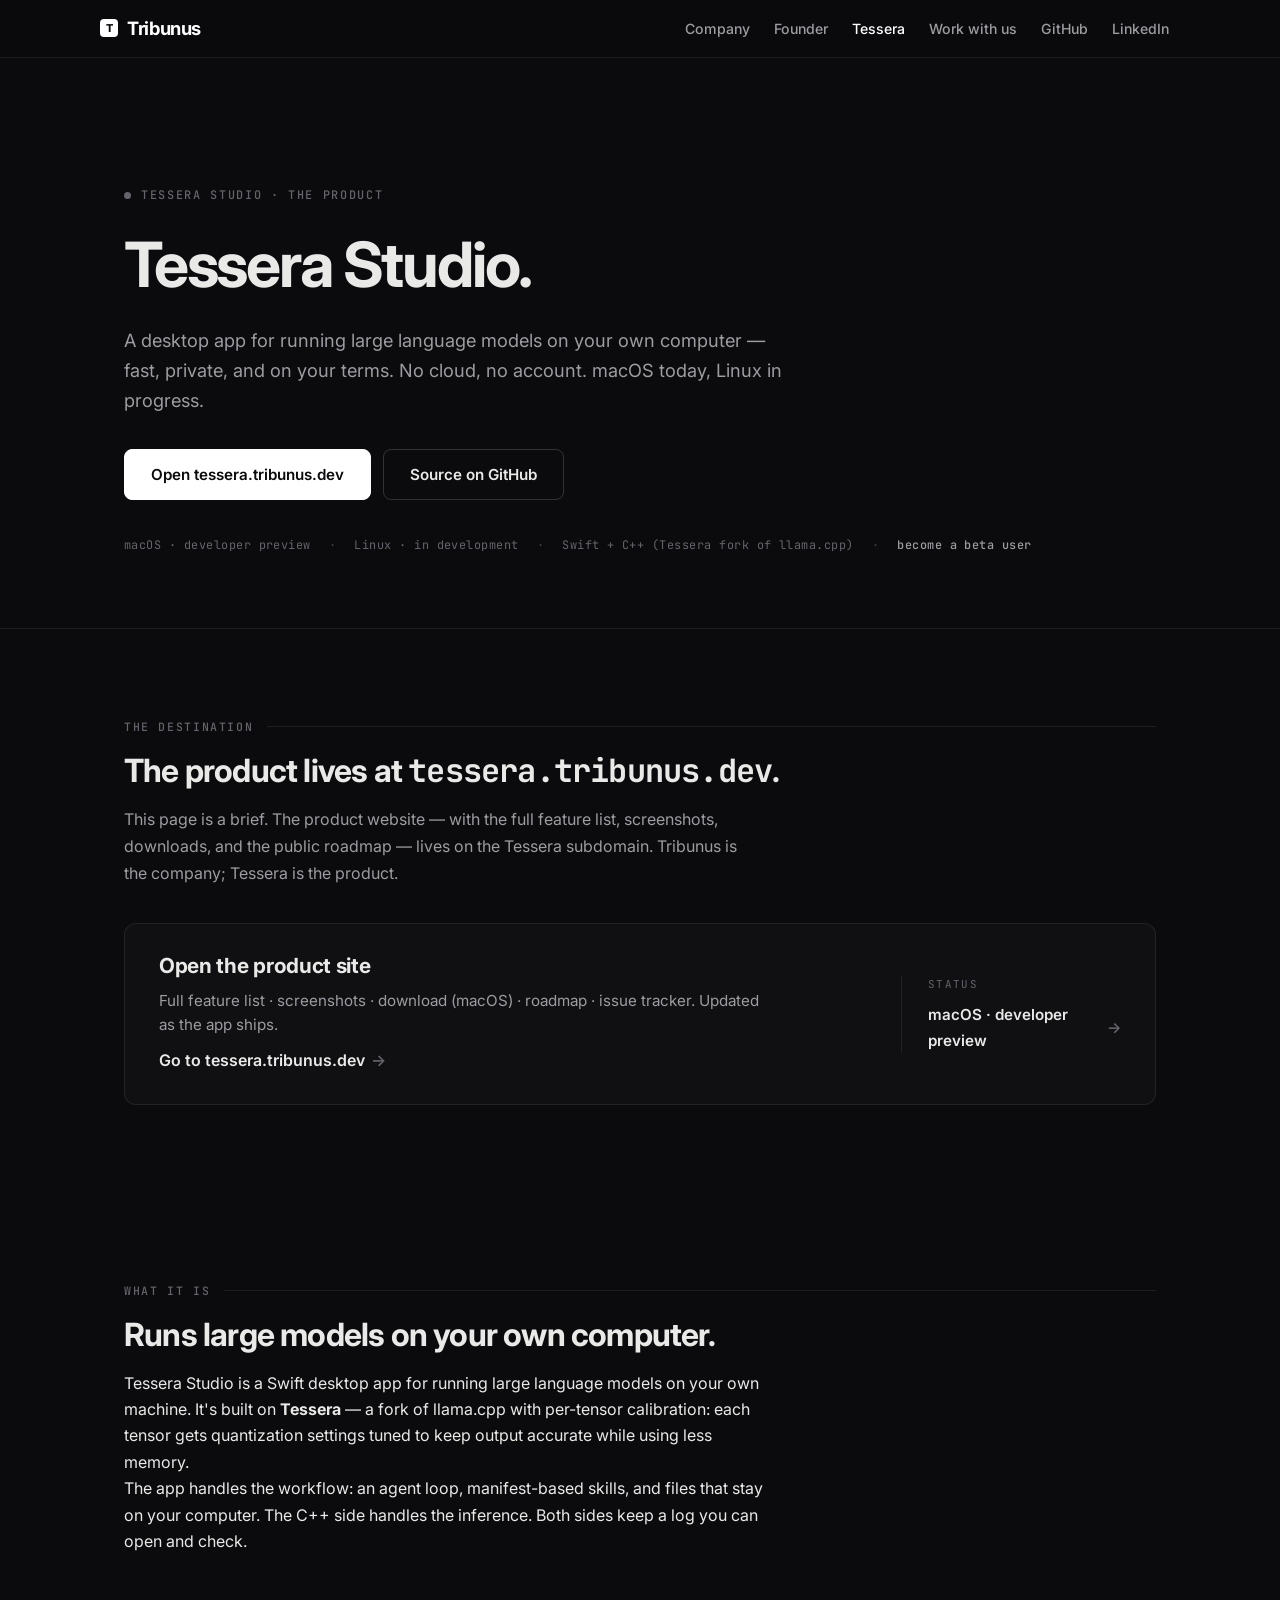
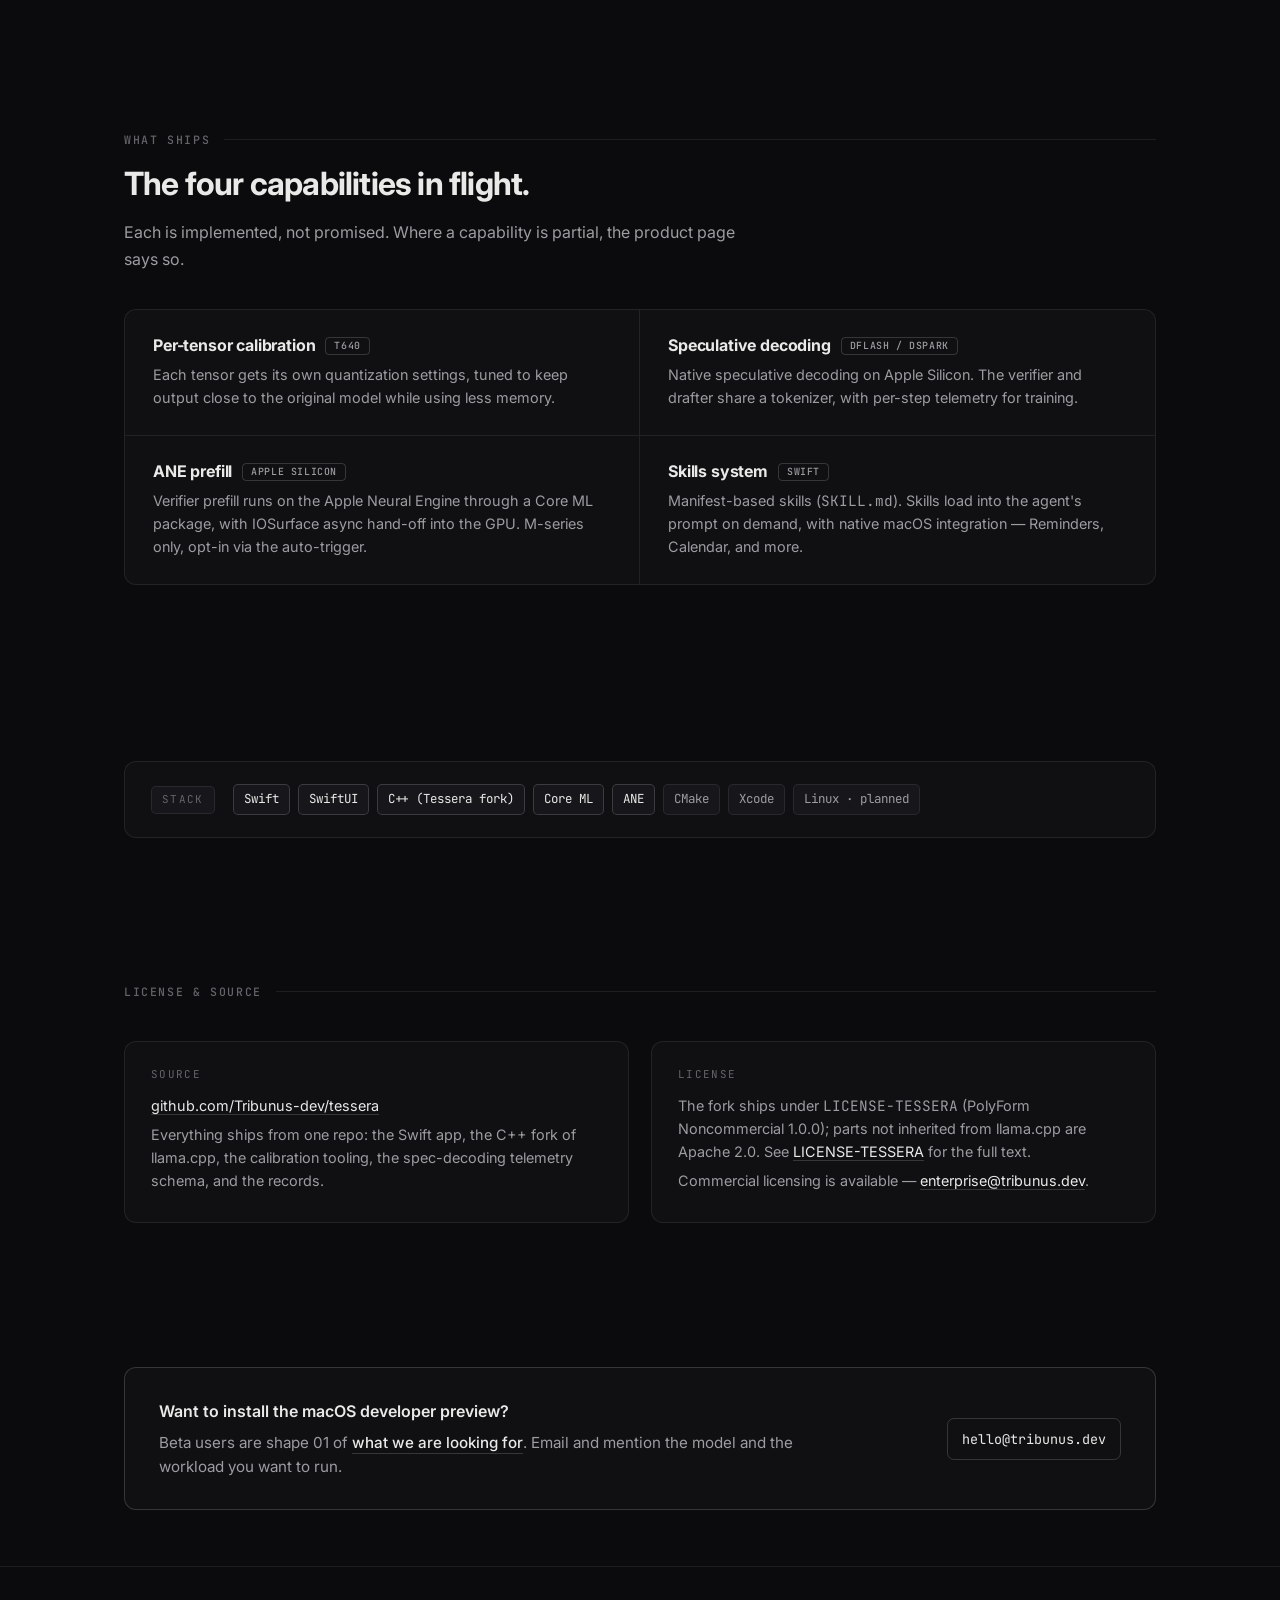
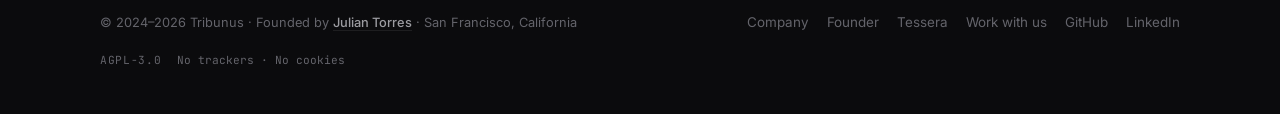
<file: tessera.html>
<!DOCTYPE html>
<html lang="en">
<head>
<meta charset="utf-8">
<meta name="viewport" content="width=device-width, initial-scale=1">
<title>Tessera Studio — Tribunus</title>
<meta name="description" content="Tessera Studio is a desktop app for running large language models on your own computer — fast, private, and on your terms. macOS today, Linux in progress.">
<meta name="theme-color" content="#0b0b0d">
<meta property="og:title" content="Tessera Studio — Tribunus">
<meta property="og:description" content="A desktop app for running large language models on your own computer — fast, private, and on your terms. macOS today, Linux in progress.">
<meta property="og:type" content="website">
<meta property="og:url" content="https://tribunus.dev/tessera">
<meta name="twitter:card" content="summary_large_image">
<link rel="canonical" href="https://tribunus.dev/tessera">
<link rel="icon" type="image/svg+xml" href="data:image/svg+xml,%3Csvg xmlns='http://www.w3.org/2000/svg' viewBox='0 0 32 32'%3E%3Crect width='32' height='32' rx='6' fill='%230b0b0d'/%3E%3Cpath d='M9 8h14v4h-5v12h-4V12H9z' fill='%23ffffff'/%3E%3C/svg%3E">
<link rel="preconnect" href="https://fonts.googleapis.com">
<link rel="preconnect" href="https://fonts.gstatic.com" crossorigin>
<link href="https://fonts.googleapis.com/css2?family=Inter:wght@400;500;600;700;800&family=JetBrains+Mono:wght@400;500;600&display=swap" rel="stylesheet">
<link rel="stylesheet" href="/assets/site.css">
</head>
<body>

<nav>
  <a href="//tribunus.dev" class="nav-brand"><span class="mark">T</span>Tribunus</a>
  <ul class="nav-links">
    <li><a href="//tribunus.dev/company">Company</a></li>
    <li><a href="//tribunus.dev/founder">Founder</a></li>
    <li><a href="//tribunus.dev/tessera" class="active">Tessera</a></li>
    <li><a href="//tribunus.dev/looking-for">Work with us</a></li>
    <li><a href="https://github.com/Tribunus-dev">GitHub</a></li>
    <li><a href="https://www.linkedin.com/in/juliantorr-es">LinkedIn</a></li>
  </ul>
</nav>

<!-- ═══ hero ═══ -->
<header class="hero">
  <div class="wrap">
    <div class="eyebrow"><span class="dot"></span>Tessera Studio &middot; the product</div>
    <h1>Tessera Studio.</h1>
    <p class="lede">A desktop app for running large language models on your own computer — fast, private, and on your terms. No cloud, no account. macOS today, Linux in progress.</p>
    <div class="btns">
      <a href="https://tessera.tribunus.dev" target="_blank" rel="noopener noreferrer" class="btn btn-primary">Open tessera.tribunus.dev</a>
      <a href="https://github.com/Tribunus-dev/tessera" target="_blank" rel="noopener noreferrer" class="btn btn-ghost">Source on GitHub</a>
    </div>
    <div class="meta-line">
      <span>macOS · developer preview</span><span class="sep">·</span>
      <span>Linux · in development</span><span class="sep">·</span>
      <span>Swift + C++ (Tessera fork of llama.cpp)</span><span class="sep">·</span>
      <span><a href="//tribunus.dev/looking-for">become a beta user</a></span>
    </div>
  </div>
</header>

<!-- ═══ the destination ═══ -->
<section>
  <div class="wrap">
    <div class="sec-head">The destination</div>
    <h2 class="sec-title">The product lives at <span class="mono">tessera.tribunus.dev</span>.</h2>
    <p class="sec-sub">This page is a brief. The product website — with the full feature list, screenshots, downloads, and the public roadmap — lives on the Tessera subdomain. Tribunus is the company; Tessera is the product.</p>

    <div class="shipping-card">
      <div>
        <h3>Open the product site</h3>
        <p>Full feature list · screenshots · download (macOS) · roadmap · issue tracker. Updated as the app ships.</p>
        <a href="https://tessera.tribunus.dev" target="_blank" rel="noopener noreferrer" class="link-arrow">Go to tessera.tribunus.dev</a>
      </div>
      <div class="right">
        <div class="label">Status</div>
        <a href="https://tessera.tribunus.dev" target="_blank" rel="noopener noreferrer" class="link-arrow">macOS · developer preview</a>
      </div>
    </div>
  </div>
</section>

<!-- ═══ what it is ═══ -->
<section>
  <div class="wrap">
    <div class="sec-head">What it is</div>
    <h2 class="sec-title">Runs large models on your own computer.</h2>
    <div class="sec-body">
      <p>Tessera Studio is a Swift desktop app for running large language models on your own machine. It's built on <strong>Tessera</strong> — a fork of llama.cpp with per-tensor calibration: each tensor gets quantization settings tuned to keep output accurate while using less memory.</p>
      <p>The app handles the workflow: an agent loop, manifest-based skills, and files that stay on your computer. The C++ side handles the inference. Both sides keep a log you can open and check.</p>
    </div>
  </div>
</section>

<!-- ═══ features ═══ -->
<section>
  <div class="wrap">
    <div class="sec-head">What ships</div>
    <h2 class="sec-title">The four capabilities in flight.</h2>
    <p class="sec-sub">Each is implemented, not promised. Where a capability is partial, the product page says so.</p>

    <div class="features">
      <div class="feature">
        <h4>Per-tensor calibration <span class="badge">T640</span></h4>
        <p>Each tensor gets its own quantization settings, tuned to keep output close to the original model while using less memory.</p>
      </div>
      <div class="feature">
        <h4>Speculative decoding <span class="badge">DFlash / DSpark</span></h4>
        <p>Native speculative decoding on Apple Silicon. The verifier and drafter share a tokenizer, with per-step telemetry for training.</p>
      </div>
      <div class="feature">
        <h4>ANE prefill <span class="badge">Apple Silicon</span></h4>
        <p>Verifier prefill runs on the Apple Neural Engine through a Core ML package, with IOSurface async hand-off into the GPU. M-series only, opt-in via the auto-trigger.</p>
      </div>
      <div class="feature">
        <h4>Skills system <span class="badge">Swift</span></h4>
        <p>Manifest-based skills (<span class="mono">SKILL.md</span>). Skills load into the agent's prompt on demand, with native macOS integration — Reminders, Calendar, and more.</p>
      </div>
    </div>
  </div>
</section>

<!-- ═══ stack ═══ -->
<section class="tight">
  <div class="wrap">
    <div class="stack">
      <span class="label">Stack</span>
      <span class="live">Swift</span>
      <span class="live">SwiftUI</span>
      <span class="live">C++ (Tessera fork)</span>
      <span class="live">Core ML</span>
      <span class="live">ANE</span>
      <span>CMake</span>
      <span>Xcode</span>
      <span>Linux · planned</span>
    </div>
  </div>
</section>

<!-- ═══ license + source ═══ -->
<section>
  <div class="wrap">
    <div class="sec-head">License &amp; source</div>
    <div class="foot-info">
      <div class="box">
        <div class="label">Source</div>
        <p><a href="https://github.com/Tribunus-dev/tessera" target="_blank" rel="noopener noreferrer">github.com/Tribunus-dev/tessera</a></p>
        <p>Everything ships from one repo: the Swift app, the C++ fork of llama.cpp, the calibration tooling, the spec-decoding telemetry schema, and the records.</p>
      </div>
      <div class="box">
        <div class="label">License</div>
        <p>The fork ships under <span class="mono">LICENSE-TESSERA</span> (PolyForm Noncommercial 1.0.0); parts not inherited from llama.cpp are Apache 2.0. See <a href="https://github.com/Tribunus-dev/tessera/blob/main/LICENSE-TESSERA" target="_blank" rel="noopener noreferrer">LICENSE-TESSERA</a> for the full text.</p>
        <p>Commercial licensing is available — <a href="mailto:enterprise@tribunus.dev">enterprise@tribunus.dev</a>.</p>
      </div>
    </div>
  </div>
</section>

<!-- ═══ contact ═══ -->
<section class="tight">
  <div class="wrap">
    <div class="contact-strip">
      <div class="text">
        <strong>Want to install the macOS developer preview?</strong>
        <p>Beta users are shape 01 of <a href="//tribunus.dev/looking-for" class="link">what we are looking for</a>. Email and mention the model and the workload you want to run.</p>
      </div>
      <div class="emails">
        <a href="mailto:hello@tribunus.dev?subject=Tessera Studio beta">hello@tribunus.dev</a>
      </div>
    </div>
  </div>
</section>

<!-- ═══ footer ═══ -->
<footer>
  <div class="left">
    &copy; 2024&ndash;2026 Tribunus &middot; Founded by <a href="//tribunus.dev/founder">Julian Torres</a> &middot; San Francisco, California
  </div>
  <div class="mid">
    <a href="//tribunus.dev/company">Company</a>
    <a href="//tribunus.dev/founder">Founder</a>
    <a href="//tribunus.dev/tessera">Tessera</a>
    <a href="//tribunus.dev/looking-for">Work with us</a>
    <a href="https://github.com/Tribunus-dev" target="_blank" rel="noopener noreferrer">GitHub</a>
    <a href="https://www.linkedin.com/in/juliantorr-es" target="_blank" rel="noopener noreferrer">LinkedIn</a>
  </div>
  <div class="right">
    <span class="license">AGPL-3.0</span>
    <span class="privacy">No trackers · No cookies</span>
  </div>
</footer>

</body>
</html>
</file>
<file: assets/site.css>
/* ═══════════════════════════════════════════════════════════════════
   tribunus.dev — design system
   Neutral, monochrome. Inter + JetBrains Mono. No build step.
   ═══════════════════════════════════════════════════════════════════ */

/* ── reset ── */
*,*::before,*::after{box-sizing:border-box;margin:0;padding:0}
html{scroll-behavior:smooth;-webkit-text-size-adjust:100%}

/* ── palette ── */
:root{
  --bg:#0b0b0d;          /* page */
  --bg-2:#101013;        /* card */
  --bg-3:#17171b;        /* hover / raised */
  --fg:#e9e9e7;          /* primary text */
  --fg-2:#9c9ca1;        /* secondary text */
  --fg-3:#64646b;        /* tertiary / labels */
  --line:rgba(255,255,255,.08);
  --line-2:rgba(255,255,255,.16);
  --btn:#ffffff; --btn-fg:#0b0b0d;
  --live:#8fbf8f;        /* muted semantic: live */
  --dev:#d0a94e;         /* muted semantic: in development */
  --serif-fallback:'Georgia','Times New Roman',serif;
}

body{
  background:var(--bg);color:var(--fg);
  font-family:'Inter','system-ui','-apple-system','Segoe UI',sans-serif;
  font-weight:400;line-height:1.65;-webkit-font-smoothing:antialiased;
  text-rendering:optimizeLegibility;
}

/* ── typography ── */
h1,h2,h3,h4{font-weight:700;line-height:1.18;color:var(--fg);letter-spacing:-.02em}
h1{font-size:clamp(2.2rem,5.5vw,3.9rem);letter-spacing:-.035em;font-weight:700}
h2{font-size:clamp(1.5rem,2.6vw,2rem);letter-spacing:-.025em}
h3{font-size:1.15rem;letter-spacing:-.015em}
h4{font-size:1rem;letter-spacing:-.01em}
code,.mono{font-family:'JetBrains Mono','Fira Code','SF Mono',monospace}
p{max-width:64ch}

a{color:var(--fg);text-decoration:none;transition:color .15s}
a:hover{color:#fff}
.link{font-weight:500;border-bottom:1px solid var(--line-2);padding-bottom:1px}
.link:hover{border-bottom-color:#fff}
.link-arrow{display:inline-flex;align-items:center;gap:6px;font-weight:600;color:var(--fg)}
.link-arrow::after{content:'\2192';color:var(--fg-3);transition:transform .15s,color .15s}
.link-arrow:hover{color:#fff}
.link-arrow:hover::after{transform:translateX(3px);color:var(--fg)}

/* ── buttons ── */
.btn{
  display:inline-flex;align-items:center;justify-content:center;gap:8px;
  font-family:'Inter',sans-serif;font-weight:600;font-size:.95rem;
  padding:12px 26px;border-radius:8px;border:1px solid var(--line-2);
  cursor:pointer;transition:all .15s;text-decoration:none;color:var(--fg)
}
.btn-primary{background:var(--btn);color:var(--btn-fg);border-color:var(--btn)}
.btn-primary:hover{background:#d9d9d9;border-color:#d9d9d9;color:var(--btn-fg)}
.btn-ghost{background:transparent}
.btn-ghost:hover{background:var(--bg-2);border-color:var(--line-2);color:#fff}
.btn-sm{padding:9px 16px;font-size:.85rem;border-radius:6px}

/* ── layout ── */
.wrap{max-width:1080px;margin:0 auto;padding:0 24px}
.wrap-narrow{max-width:860px;margin:0 auto;padding:0 24px}
section{padding:88px 0}
section.tight{padding:56px 0}
.sect-pad{padding-top:0}

/* ── nav ── */
nav{
  position:sticky;top:0;left:0;right:0;z-index:100;
  background:rgba(11,11,13,.86);-webkit-backdrop-filter:blur(14px);backdrop-filter:blur(14px);
  border-bottom:1px solid var(--line);
  display:flex;align-items:center;justify-content:space-between;
  padding:0 max(24px,calc(50vw - 540px));height:58px
}
.nav-brand{font-weight:700;font-size:1.15rem;color:#fff;letter-spacing:-.02em;display:inline-flex;align-items:center;gap:9px}
.nav-brand .mark{width:18px;height:18px;border-radius:4px;background:#fff;color:#0b0b0d;display:inline-flex;align-items:center;justify-content:center;font-size:.68rem;font-weight:800;letter-spacing:0}
.nav-brand:hover{color:#fff}
.nav-links{display:flex;gap:2px;list-style:none;flex-wrap:wrap;justify-content:flex-end;align-items:center}
.nav-links a{
  padding:7px 11px;border-radius:6px;font-size:.88rem;font-weight:500;
  color:var(--fg-2);transition:color .15s,background .15s
}
.nav-links a:hover{color:#fff;background:var(--bg-2)}
.nav-links a.active{color:#fff}
@media(max-width:720px){.nav-links a{font-size:.82rem;padding:6px 8px}}

/* ── section headers ── */
.sec-head{
  font-family:'JetBrains Mono',monospace;font-size:.72rem;font-weight:500;
  color:var(--fg-3);letter-spacing:.14em;text-transform:uppercase;
  margin-bottom:16px;display:flex;align-items:center;gap:14px
}
.sec-head::after{content:'';flex:1;height:1px;background:var(--line)}
.sec-title{margin-bottom:16px}
.sec-sub{color:var(--fg-2);font-size:1rem;max-width:62ch;line-height:1.7;margin-bottom:36px}
.sec-sub a{color:var(--fg);border-bottom:1px solid var(--line-2)}
.sec-sub a:hover{border-bottom-color:#fff}

/* ── hero ── */
.hero{padding:128px 0 72px;border-bottom:1px solid var(--line)}
.hero .eyebrow{
  font-family:'JetBrains Mono',monospace;font-size:.74rem;font-weight:500;
  color:var(--fg-3);letter-spacing:.14em;text-transform:uppercase;
  margin-bottom:22px;display:flex;align-items:center;gap:10px
}
.hero .eyebrow .dot{display:inline-block;width:7px;height:7px;border-radius:50%;background:var(--fg-3)}
.hero h1{margin-bottom:24px;max-width:21ch}
.hero .lede{font-size:1.14rem;color:var(--fg-2);max-width:60ch;line-height:1.65;margin-bottom:34px}
.hero .lede strong{color:var(--fg);font-weight:600}
.hero .btns{display:flex;gap:12px;flex-wrap:wrap;margin-bottom:36px}
.meta-line{
  display:flex;flex-wrap:wrap;align-items:center;gap:8px 18px;
  font-family:'JetBrains Mono',monospace;font-size:.74rem;color:var(--fg-3);letter-spacing:.04em
}
.meta-line a{color:var(--fg-2);font-weight:500}
.meta-line a:hover{color:#fff}
.meta-line .sep{color:var(--fg-3);opacity:.6}

/* ── generic card ── */
.card{background:var(--bg-2);border:1px solid var(--line);border-radius:12px}
.card-hover{transition:background .15s,border-color .15s}
.card-hover:hover{background:var(--bg-3);border-color:var(--line-2)}

/* ── product card ── */
.product-card{
  background:var(--bg-2);border:1px solid var(--line);border-radius:12px;
  padding:34px;display:grid;grid-template-columns:1fr 280px;gap:36px;align-items:center
}
@media(max-width:800px){.product-card{grid-template-columns:1fr;gap:22px}}
.product-card .badge-row{display:flex;align-items:center;gap:10px;margin-bottom:14px;flex-wrap:wrap}
.product-card .name{font-size:1.45rem;font-weight:700;letter-spacing:-.02em;margin-bottom:8px}
.product-card .tagline{color:var(--fg-2);font-size:.99rem;line-height:1.6;margin-bottom:18px;max-width:52ch}
.product-card ul{list-style:none;margin-bottom:22px}
.product-card li{position:relative;padding:6px 0 6px 22px;font-size:.92rem;color:var(--fg-2);line-height:1.55}
.product-card li::before{content:'\2192';position:absolute;left:0;top:6px;color:var(--fg-3);font-size:.85rem}
.product-card li strong{color:var(--fg);font-weight:600}
.product-card .meta{font-family:'JetBrains Mono',monospace;font-size:.73rem;color:var(--fg-3);letter-spacing:.03em;margin-top:14px}
.product-card .meta a{color:var(--fg-2);border-bottom:1px solid var(--line-2)}
.product-card .meta a:hover{color:#fff;border-bottom-color:#fff}
.product-card .right{padding-left:28px;border-left:1px solid var(--line);text-align:left}
@media(max-width:800px){.product-card .right{padding-left:0;border-left:none;border-top:1px solid var(--line);padding-top:20px}}
.product-card .right .label{font-family:'JetBrains Mono',monospace;font-size:.68rem;color:var(--fg-3);letter-spacing:.12em;text-transform:uppercase;margin-bottom:10px}
.product-card .right .big{font-size:1.02rem;font-weight:600;line-height:1.45;margin-bottom:6px}
.product-card .right .small{color:var(--fg-2);font-size:.87rem;line-height:1.55}
.product-card .stack{margin-top:16px;display:flex;flex-wrap:wrap;gap:6px}
.product-card .stack span{font-family:'JetBrains Mono',monospace;font-size:.7rem;color:var(--fg-2);background:var(--bg-3);border:1px solid var(--line);border-radius:4px;padding:3px 8px}
.product-card .stack span.live{color:var(--fg);border-color:var(--line-2)}

/* ── badges ── */
.badge{
  display:inline-block;font-size:.64rem;font-weight:600;letter-spacing:.08em;
  text-transform:uppercase;color:var(--fg-2);border:1px solid var(--line-2);
  border-radius:4px;padding:3px 9px;font-family:'JetBrains Mono',monospace
}
.badge.live{color:var(--live);border-color:rgba(143,191,143,.4)}
.badge.dev{color:var(--dev);border-color:rgba(208,169,78,.4)}

/* ── founder strip (index + company) ── */
.founder-strip{
  display:grid;grid-template-columns:64px 1fr auto;gap:22px;align-items:center;
  background:var(--bg-2);border:1px solid var(--line);border-radius:12px;padding:26px 30px
}
@media(max-width:760px){.founder-strip{grid-template-columns:56px 1fr}.founder-strip .fs-links{grid-column:1/-1}}
.founder-strip .avatar,.founder-hero .avatar{
  width:64px;height:64px;border-radius:50%;background:var(--bg-3);border:1px solid var(--line-2);
  color:var(--fg);display:flex;align-items:center;justify-content:center;
  font-weight:700;font-size:1.25rem;letter-spacing:-.02em
}
.founder-strip .name{font-weight:700;font-size:1.08rem;margin-bottom:3px}
.founder-strip .role{color:var(--fg-2);font-size:.9rem;margin-bottom:8px}
.founder-strip .links,.founder-hero .social{display:flex;gap:16px;font-size:.88rem;flex-wrap:wrap}
.founder-strip .links a{color:var(--fg-2);border-bottom:1px solid var(--line-2);padding-bottom:1px}
.founder-strip .links a:hover{color:#fff;border-bottom-color:#fff}
.founder-strip .fs-cta{white-space:nowrap}
@media(max-width:760px){.founder-strip .fs-cta{white-space:normal}}

/* ── status table ── */
.status-table{margin-top:32px;border:1px solid var(--line);border-radius:12px;overflow:hidden;background:var(--bg-2)}
.status-row{display:grid;grid-template-columns:1.5fr 1fr 1.2fr;gap:20px;padding:18px 24px;border-bottom:1px solid var(--line);align-items:start;font-size:.9rem}
.status-row:last-child{border-bottom:none}
.status-row.head{background:var(--bg);font-family:'JetBrains Mono',monospace;font-size:.66rem;letter-spacing:.1em;text-transform:uppercase;color:var(--fg-3);padding:12px 24px}
.status-row .what{font-weight:600}
.status-row .what .sub{display:block;font-weight:400;color:var(--fg-3);font-size:.8rem;margin-top:2px}
.status-row .state{font-family:'JetBrains Mono',monospace;font-size:.76rem;letter-spacing:.04em;color:var(--fg-3)}
.status-row .state.live{color:var(--live)}
.status-row .state.dev{color:var(--dev)}
.status-row .state a{color:var(--fg-2);border-bottom:1px solid var(--line-2)}
.status-row .state a:hover{color:#fff;border-bottom-color:#fff}
.status-row .note{color:var(--fg-2);font-size:.88rem;line-height:1.55}
.status-row .note code{font-size:.8rem;color:var(--fg)}
@media(max-width:820px){.status-row{grid-template-columns:1fr;gap:6px}.status-row.head{display:none}}

/* ── legend ── */
.legend{display:flex;flex-wrap:wrap;gap:18px;margin-top:22px;font-family:'JetBrains Mono',monospace;font-size:.72rem;color:var(--fg-3)}
.legend span{display:inline-flex;align-items:center;gap:7px}
.legend i{display:inline-block;width:8px;height:8px;border-radius:2px}
.legend i.live{background:var(--live)}
.legend i.dev{background:var(--dev)}
.legend i.plan{background:var(--fg-3)}

/* ── press / contact strip ── */
.contact-strip{
  display:grid;grid-template-columns:1fr auto;gap:32px;align-items:center;
  padding:30px 34px;border:1px solid var(--line-2);border-radius:12px;background:var(--bg-2)
}
@media(max-width:760px){.contact-strip{grid-template-columns:1fr;gap:18px}}
.contact-strip .text strong{color:var(--fg);font-weight:600}
.contact-strip .text p{color:var(--fg-2);font-size:.95rem;line-height:1.6;margin-top:6px}
.contact-strip .emails{display:flex;flex-wrap:wrap;gap:10px;font-family:'JetBrains Mono',monospace;font-size:.84rem;justify-content:flex-end}
@media(max-width:760px){.contact-strip .emails{justify-content:flex-start}}
.contact-strip .emails a{display:inline-flex;align-items:center;gap:6px;padding:9px 14px;border:1px solid var(--line-2);border-radius:7px;color:var(--fg);transition:background .15s,border-color .15s}
.contact-strip .emails a:hover{background:var(--bg-3);border-color:#fff}

/* ── quote / thesis box ── */
.thesis{margin-top:40px;padding:26px 30px;border-left:2px solid var(--fg-3);background:var(--bg-2);border-radius:0 12px 12px 0}
.thesis p{color:var(--fg-2);font-size:1.02rem;line-height:1.7}
.thesis p strong{color:var(--fg)}
.thesis cite{display:block;margin-top:12px;font-style:normal;font-family:'JetBrains Mono',monospace;font-size:.76rem;color:var(--fg-3);letter-spacing:.04em}

/* ── pillar / cell grids ── */
.grid-2{display:grid;grid-template-columns:1fr 1fr;gap:0;margin-top:32px;border:1px solid var(--line);border-radius:12px;overflow:hidden;background:var(--bg-2)}
@media(max-width:720px){.grid-2{grid-template-columns:1fr}}
.cell{padding:28px;border-right:1px solid var(--line);border-bottom:1px solid var(--line)}
.cell:nth-child(2n){border-right:none}
.cell:nth-last-child(-n+2){border-bottom:none}
@media(max-width:720px){.cell{border-right:none}.cell:nth-last-child(-n+2){border-bottom:1px solid var(--line)}.cell:last-child{border-bottom:none}}
.cell .num{font-family:'JetBrains Mono',monospace;font-size:.7rem;color:var(--fg-3);letter-spacing:.1em;margin-bottom:12px}
.cell h4{margin-bottom:10px}
.cell p{color:var(--fg-2);font-size:.9rem;line-height:1.6}
.cell p strong{color:var(--fg)}

/* ── shapes (looking-for) ── */
.shapes{margin-top:32px;display:flex;flex-direction:column;border:1px solid var(--line);border-radius:12px;overflow:hidden;background:var(--bg-2)}
.shape{padding:32px 34px;border-bottom:1px solid var(--line)}
.shape:last-child{border-bottom:none}
.shape:hover{background:var(--bg-3)}
.shape .top{display:grid;grid-template-columns:52px 1fr;gap:22px;align-items:start;margin-bottom:14px}
@media(max-width:680px){.shape .top{grid-template-columns:1fr;gap:6px}}
.shape .num{font-family:'JetBrains Mono',monospace;font-size:1.15rem;color:var(--fg-3);font-weight:600}
.shape .title h3{font-size:1.22rem;margin-bottom:3px}
.shape .title .sub{color:var(--fg-3);font-size:.88rem}
.shape .body{color:var(--fg-2);font-size:.95rem;line-height:1.7;max-width:68ch;margin-bottom:16px}
.shape .body strong{color:var(--fg)}
.shape .body p+p{margin-top:10px}
.shape .ask{display:flex;align-items:center;gap:10px;flex-wrap:wrap;padding-top:16px;border-top:1px dashed var(--line);font-family:'JetBrains Mono',monospace;font-size:.78rem;color:var(--fg-3)}
.shape .ask strong{color:var(--fg-2);font-weight:500}
.shape .ask a{color:var(--fg);border-bottom:1px solid var(--line-2)}
.shape .ask a:hover{border-bottom-color:#fff}

/* ── not-list ── */
.not-list{margin-top:40px;padding:26px 30px;border:1px solid var(--line);border-radius:12px;background:rgba(255,255,255,.015)}
.not-list h3{font-size:1rem;margin-bottom:12px;color:var(--fg-2)}
.not-list p{color:var(--fg-3);font-size:.9rem;line-height:1.7;max-width:70ch}
.not-list p+p{margin-top:8px}
.not-list strong{color:var(--fg-2)}

/* ── founder hero ── */
.founder-hero{display:grid;grid-template-columns:140px 1fr;gap:36px;align-items:center;padding:120px 0 64px;border-bottom:1px solid var(--line)}
@media(max-width:680px){.founder-hero{grid-template-columns:1fr;gap:20px}}
.founder-hero .avatar{width:140px;height:140px;font-size:2.8rem}
@media(max-width:680px){.founder-hero .avatar{width:88px;height:88px;font-size:1.8rem}}
.founder-hero h1{margin-bottom:16px}
.founder-hero .lede{font-size:1.08rem;color:var(--fg-2);max-width:62ch;line-height:1.65}
.founder-hero .meta{margin-top:22px;display:flex;flex-wrap:wrap;gap:8px 20px;font-family:'JetBrains Mono',monospace;font-size:.74rem;color:var(--fg-3)}
.founder-hero .meta span{display:inline-flex;align-items:center;gap:7px}
.founder-hero .meta span::before{content:'';display:inline-block;width:5px;height:5px;border-radius:50%;background:var(--fg-3)}
.founder-hero .meta a{color:var(--fg-2)}
.founder-hero .meta a:hover{color:#fff}
.founder-hero .social{margin-top:18px}
.founder-hero .social a{color:var(--fg-2);border-bottom:1px solid var(--line-2);padding-bottom:1px;font-size:.9rem}
.founder-hero .social a:hover{color:#fff;border-bottom-color:#fff}

/* ── TL;DR card ── */
.tldr{margin-top:36px;padding:28px;display:grid;grid-template-columns:repeat(4,1fr);gap:26px;background:var(--bg-2);border:1px solid var(--line);border-radius:12px}
@media(max-width:900px){.tldr{grid-template-columns:1fr 1fr}}
@media(max-width:520px){.tldr{grid-template-columns:1fr}}
.tldr .label{font-family:'JetBrains Mono',monospace;font-size:.66rem;letter-spacing:.12em;color:var(--fg-3);text-transform:uppercase;margin-bottom:8px}
.tldr .val{color:var(--fg);font-size:1rem;font-weight:600}
.tldr .sub{color:var(--fg-3);font-size:.85rem;margin-top:3px}

/* ── bio prose ── */
.bio p{color:var(--fg-2);font-size:1.02rem;line-height:1.75;margin-bottom:18px}
.bio p strong{color:var(--fg)}
.bio p em{color:var(--fg)}
.bio blockquote{margin:30px 0;padding:22px 26px;border-left:2px solid var(--fg-3);background:var(--bg-2);border-radius:0 12px 12px 0;color:var(--fg-2);font-style:italic}
.bio blockquote cite{display:block;margin-top:10px;font-style:normal;font-size:.86rem;color:var(--fg-3)}

/* ── principle list (founder) ── */
.principles{margin-top:32px;display:grid;grid-template-columns:1fr 1fr;gap:0;border:1px solid var(--line);border-radius:12px;overflow:hidden;background:var(--bg-2)}
@media(max-width:720px){.principles{grid-template-columns:1fr}}
.principle{padding:24px 28px;border-right:1px solid var(--line);border-bottom:1px solid var(--line)}
.principle:nth-child(2n){border-right:none}
.principle:nth-last-child(-n+2){border-bottom:none}
@media(max-width:720px){.principle{border-right:none}.principle:nth-last-child(-n+2){border-bottom:1px solid var(--line)}.principle:last-child{border-bottom:none}}
.principle h4{margin-bottom:8px;display:flex;gap:10px;align-items:baseline}
.principle h4 .arrow{color:var(--fg-3);font-family:'JetBrains Mono',monospace;font-size:.85rem}
.principle p{color:var(--fg-2);font-size:.9rem;line-height:1.6}
.principle p strong{color:var(--fg)}

/* ── timeline ── */
.timeline{margin-top:32px;border-left:1px solid var(--line-2);padding-left:30px}
.timeline .item{position:relative;padding-bottom:30px}
.timeline .item:last-child{padding-bottom:0}
.timeline .item::before{content:'';position:absolute;left:-37px;top:7px;width:9px;height:9px;border-radius:50%;background:var(--bg);border:1.5px solid var(--fg-3)}
.timeline .when{font-family:'JetBrains Mono',monospace;font-size:.75rem;color:var(--fg-3);letter-spacing:.05em;margin-bottom:5px}
.timeline h4{font-size:1.04rem;margin-bottom:6px}
.timeline p{color:var(--fg-2);font-size:.92rem;line-height:1.65;max-width:62ch}

/* ── download strip ── */
.download{margin-top:32px;padding:22px 26px;border:1px solid var(--line);border-radius:12px;background:var(--bg-2);display:flex;flex-wrap:wrap;justify-content:space-between;align-items:center;gap:16px}
.download .text{color:var(--fg-2);font-size:.92rem;line-height:1.55}
.download .text strong{color:var(--fg)}
.download .btn-mono{font-family:'JetBrains Mono',monospace;font-size:.82rem;padding:10px 18px;border:1px solid var(--line-2);border-radius:7px;color:var(--fg);background:transparent;cursor:pointer;text-decoration:none;transition:background .15s,border-color .15s;display:inline-flex;gap:8px;align-items:center}
.download .btn-mono:hover{background:var(--bg-3);border-color:#fff}

/* ── license box ── */
.license-box{margin-top:28px;padding:24px 28px;border:1px solid var(--line);border-radius:12px;background:var(--bg-2)}
.license-box .head{display:flex;align-items:center;gap:12px;font-weight:600;color:var(--fg);margin-bottom:10px;flex-wrap:wrap}
.license-box .head .pill{font-family:'JetBrains Mono',monospace;font-size:.66rem;font-weight:600;color:var(--fg);border:1px solid var(--line-2);border-radius:4px;padding:2px 8px;letter-spacing:.06em;text-transform:uppercase}
.license-box p{color:var(--fg-2);font-size:.92rem;line-height:1.7;max-width:70ch}
.license-box a{color:var(--fg);border-bottom:1px solid var(--line-2)}
.license-box a:hover{border-bottom-color:#fff}

/* ── shipping card (company / tessera) ── */
.shipping-card{margin-top:32px;padding:30px 34px;border:1px solid var(--line);border-radius:12px;background:var(--bg-2);display:grid;grid-template-columns:1fr 220px;gap:32px;align-items:center}
@media(max-width:760px){.shipping-card{grid-template-columns:1fr;gap:18px}}
.shipping-card h3{font-size:1.3rem;margin-bottom:10px;display:flex;align-items:center;gap:10px;flex-wrap:wrap}
.shipping-card p{color:var(--fg-2);font-size:.95rem;line-height:1.6;margin-bottom:10px;max-width:60ch}
.shipping-card .right{padding-left:26px;border-left:1px solid var(--line)}
@media(max-width:760px){.shipping-card .right{padding-left:0;border-left:none;border-top:1px solid var(--line);padding-top:16px}}
.shipping-card .right .label{font-family:'JetBrains Mono',monospace;font-size:.68rem;color:var(--fg-3);letter-spacing:.12em;text-transform:uppercase;margin-bottom:8px}
.shipping-card .right a{font-size:.95rem;font-weight:600}

/* ── feature grid (tessera) ── */
.features{margin-top:32px;display:grid;grid-template-columns:1fr 1fr;gap:0;border:1px solid var(--line);border-radius:12px;overflow:hidden;background:var(--bg-2)}
@media(max-width:720px){.features{grid-template-columns:1fr}}
.feature{padding:26px 28px;border-right:1px solid var(--line);border-bottom:1px solid var(--line)}
.feature:nth-child(2n){border-right:none}
.feature:nth-last-child(-n+2){border-bottom:none}
@media(max-width:720px){.feature{border-right:none}.feature:nth-last-child(-n+2){border-bottom:1px solid var(--line)}.feature:last-child{border-bottom:none}}
.feature h4{margin-bottom:8px;display:flex;align-items:center;gap:10px;flex-wrap:wrap}
.feature h4 .badge{font-family:'JetBrains Mono',monospace;font-size:.62rem;font-weight:500;letter-spacing:.06em;text-transform:uppercase;color:var(--fg-2);border:1px solid var(--line-2);border-radius:4px;padding:2px 8px}
.feature p{color:var(--fg-2);font-size:.9rem;line-height:1.6}
.feature p code{font-size:.82rem;color:var(--fg)}

/* ── stack chips ── */
.stack{margin-top:32px;padding:22px 26px;border:1px solid var(--line);border-radius:12px;background:var(--bg-2);display:flex;flex-wrap:wrap;gap:8px;align-items:center}
.stack .label{font-family:'JetBrains Mono',monospace;font-size:.68rem;color:var(--fg-3);letter-spacing:.12em;text-transform:uppercase;margin-right:10px}
.stack span{font-family:'JetBrains Mono',monospace;font-size:.78rem;color:var(--fg-2);background:var(--bg-3);border:1px solid var(--line);border-radius:5px;padding:4px 10px}
.stack span.live{color:var(--fg);border-color:var(--line-2)}

/* ── foot-info (tessera) ── */
.foot-info{margin-top:40px;display:grid;grid-template-columns:1fr 1fr;gap:22px}
@media(max-width:720px){.foot-info{grid-template-columns:1fr}}
.foot-info .box{padding:24px 26px;border:1px solid var(--line);border-radius:12px;background:var(--bg-2)}
.foot-info .box .label{font-family:'JetBrains Mono',monospace;font-size:.68rem;color:var(--fg-3);letter-spacing:.12em;text-transform:uppercase;margin-bottom:10px}
.foot-info .box p{color:var(--fg-2);font-size:.9rem;line-height:1.6;margin-bottom:6px}
.foot-info .box a{color:var(--fg);border-bottom:1px solid var(--line-2)}
.foot-info .box a:hover{border-bottom-color:#fff}

/* ── copy blocks (linkedin) ── */
.copy-block{margin-top:32px;border:1px solid var(--line);border-radius:12px;overflow:hidden;background:var(--bg-2)}
.copy-head{display:flex;justify-content:space-between;align-items:center;padding:14px 22px;border-bottom:1px solid var(--line);background:var(--bg)}
.copy-head .label{font-family:'JetBrains Mono',monospace;font-size:.72rem;color:var(--fg-3);letter-spacing:.06em;text-transform:uppercase;display:flex;align-items:center;gap:8px}
.copy-head .charcount{font-family:'JetBrains Mono',monospace;font-size:.72rem;color:var(--fg-3)}
.copy-body{padding:26px 30px;color:var(--fg-2);font-size:.96rem;line-height:1.7;white-space:pre-wrap;word-wrap:break-word}
.copy-body em{color:var(--fg);font-style:normal;font-weight:600}
.copy-body code{background:var(--bg-3);color:var(--fg);padding:2px 6px;border-radius:3px;font-size:.88em}
.copy-actions{display:flex;justify-content:flex-end;gap:10px;padding:12px 22px;border-top:1px solid var(--line);background:var(--bg)}
.copy-btn{font-family:'JetBrains Mono',monospace;font-size:.76rem;background:transparent;color:var(--fg-2);border:1px solid var(--line-2);border-radius:5px;padding:6px 12px;cursor:pointer;transition:all .15s}
.copy-btn:hover{background:var(--bg-3);color:#fff;border-color:#fff}
.copy-btn.copied{background:var(--bg-3);color:#fff;border-color:#fff}
.copy-note{margin-top:10px;font-family:'JetBrains Mono',monospace;font-size:.73rem;color:var(--fg-3)}
.kv-list{margin-top:24px;border:1px solid var(--line);border-radius:12px;overflow:hidden;background:var(--bg-2)}
.kv-row{display:grid;grid-template-columns:200px 1fr;gap:22px;padding:14px 22px;border-bottom:1px solid var(--line);align-items:start}
.kv-row:last-child{border-bottom:none}
.kv-row .k{font-family:'JetBrains Mono',monospace;font-size:.74rem;color:var(--fg-3);letter-spacing:.06em;text-transform:uppercase;padding-top:2px}
.kv-row .v{color:var(--fg-2);font-size:.92rem;line-height:1.55}
.kv-row .v strong{color:var(--fg)}
@media(max-width:560px){.kv-row{grid-template-columns:1fr;gap:4px}}

/* ── 404 ── */
.notfound{padding:140px 0 100px}
.notfound h1{font-size:clamp(2.6rem,9vw,5.4rem);letter-spacing:-.04em;margin-bottom:20px}
.notfound .lede{font-size:1.08rem;color:var(--fg-2);max-width:52ch;line-height:1.65;margin-bottom:36px}
.notfound .links{display:flex;flex-wrap:wrap;gap:10px;margin-bottom:44px}
.notfound .links a{font-family:'JetBrains Mono',monospace;font-size:.82rem;padding:10px 16px;border:1px solid var(--line-2);border-radius:7px;color:var(--fg-2);transition:background .15s,color .15s,border-color .15s}
.notfound .links a:hover{background:var(--bg-2);color:#fff;border-color:#fff}

/* ── footer ── */
footer{
  border-top:1px solid var(--line);
  padding:44px max(24px,calc(50vw - 540px));
  display:flex;flex-wrap:wrap;justify-content:space-between;align-items:center;
  gap:18px;font-size:.84rem;color:var(--fg-3)
}
footer .left{font-size:.8rem}
footer .left a{color:var(--fg-2);font-weight:500;border-bottom:1px solid var(--line)}
footer .left a:hover{color:#fff;border-bottom-color:#fff}
footer .mid{display:flex;gap:18px;flex-wrap:wrap}
footer .mid a{color:var(--fg-3)}
footer .mid a:hover{color:#fff}
footer .right{display:flex;align-items:center;gap:16px;flex-wrap:wrap}
footer .license{font-family:'JetBrains Mono',monospace;font-size:.7rem;color:var(--fg-3);letter-spacing:.06em}
footer .privacy{font-family:'JetBrains Mono',monospace;font-size:.7rem;color:var(--fg-3)}
</file>
